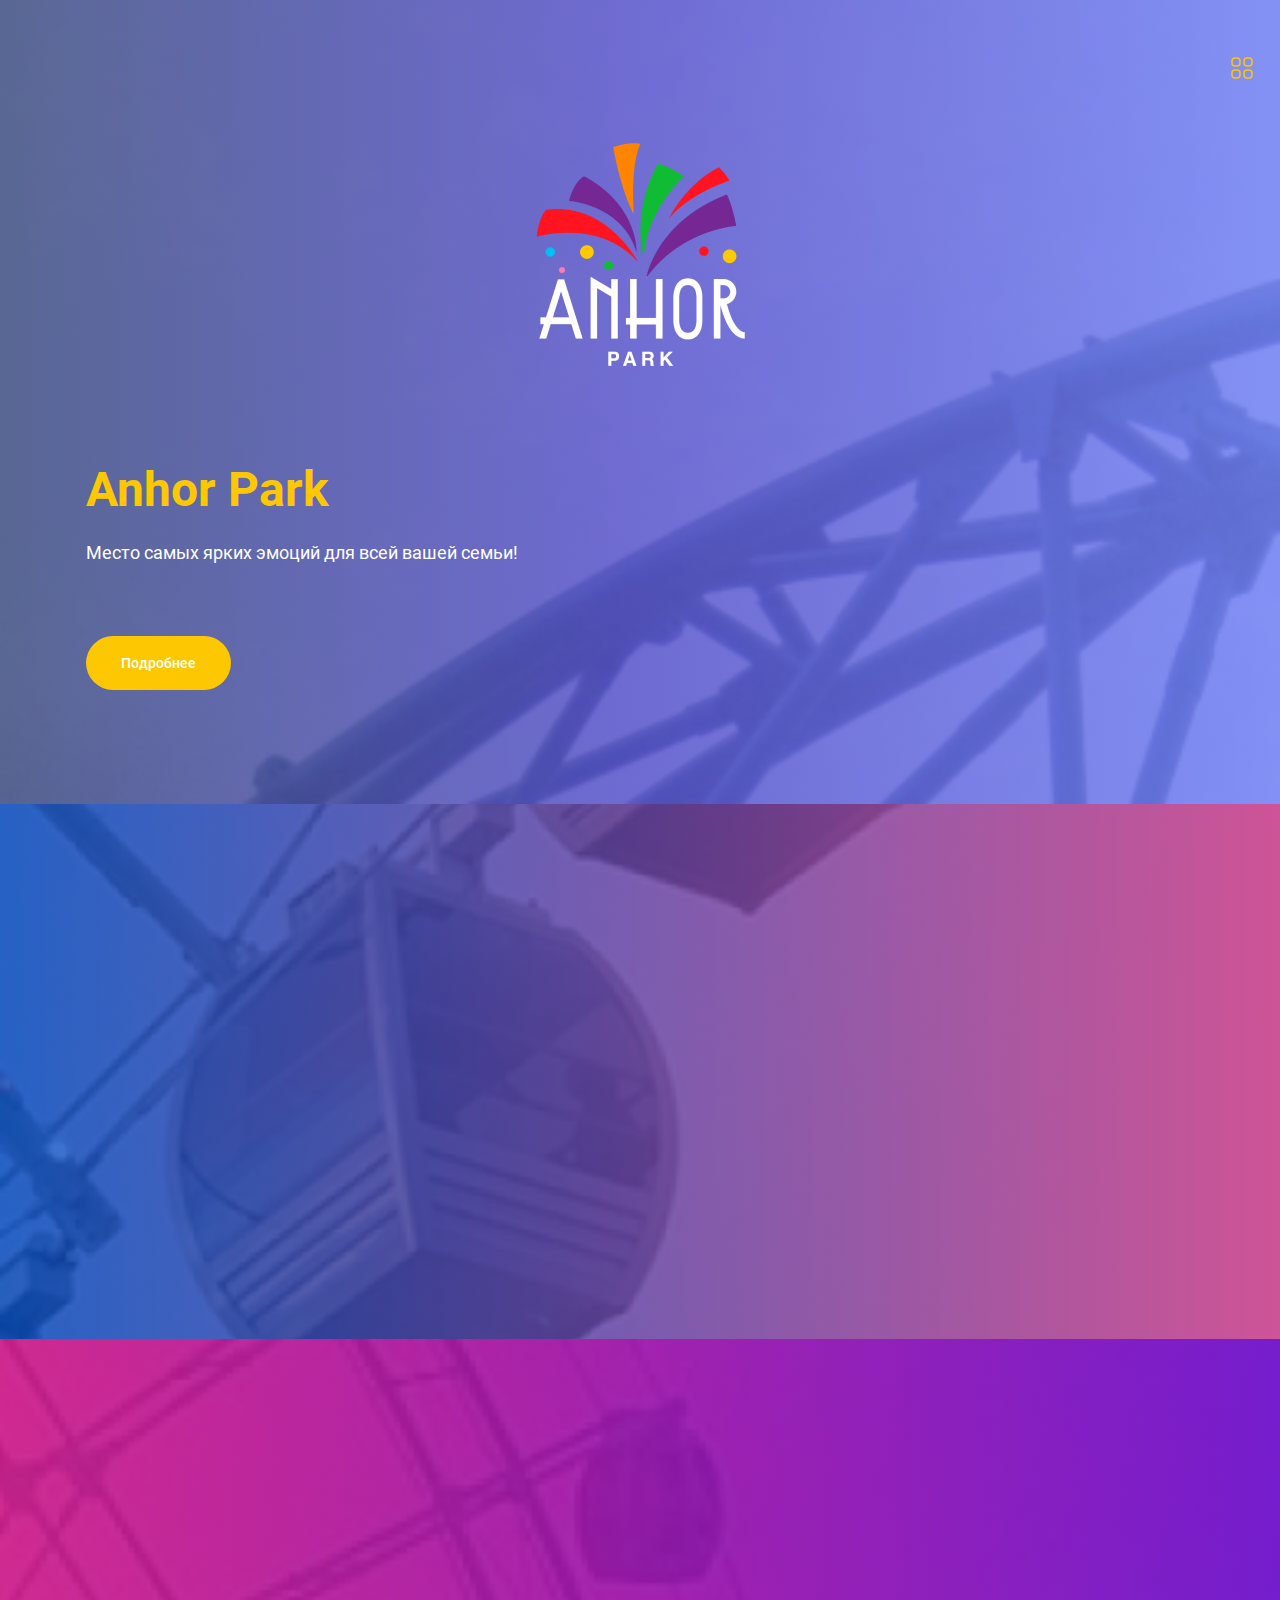
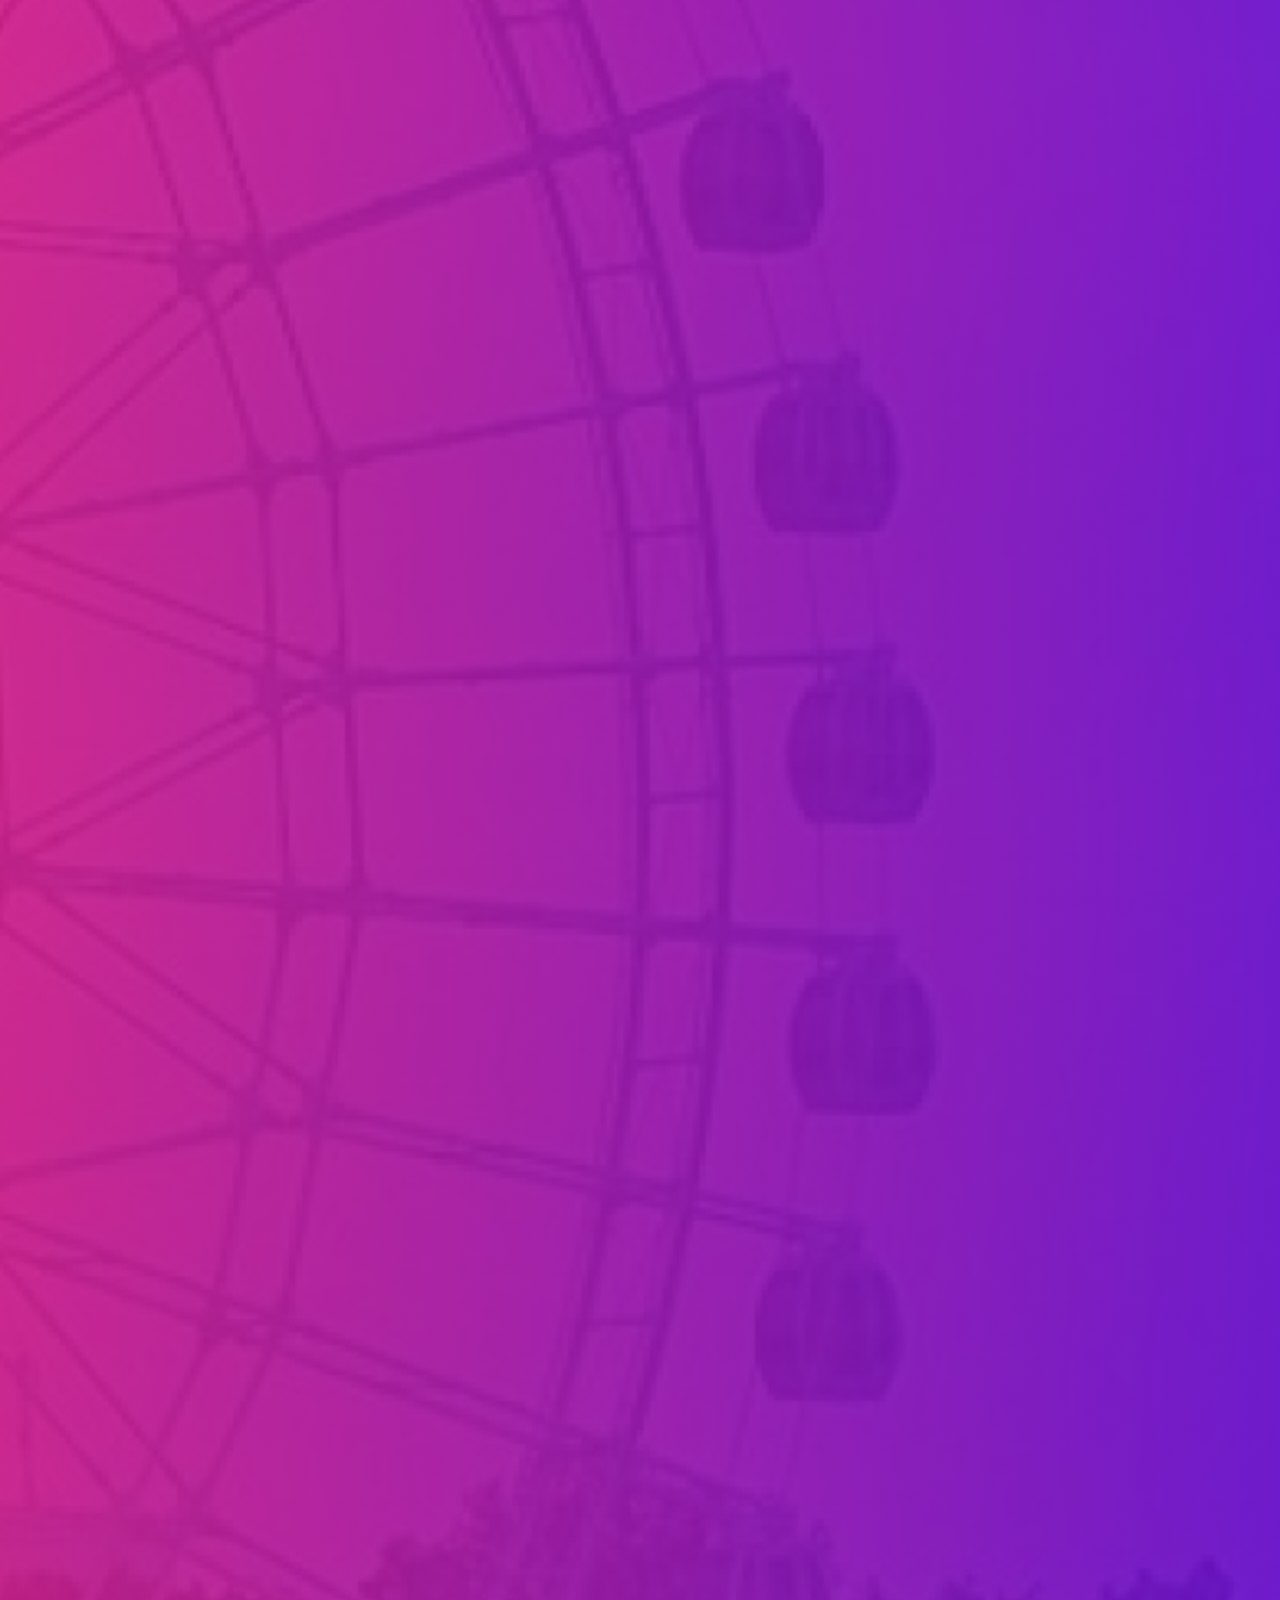
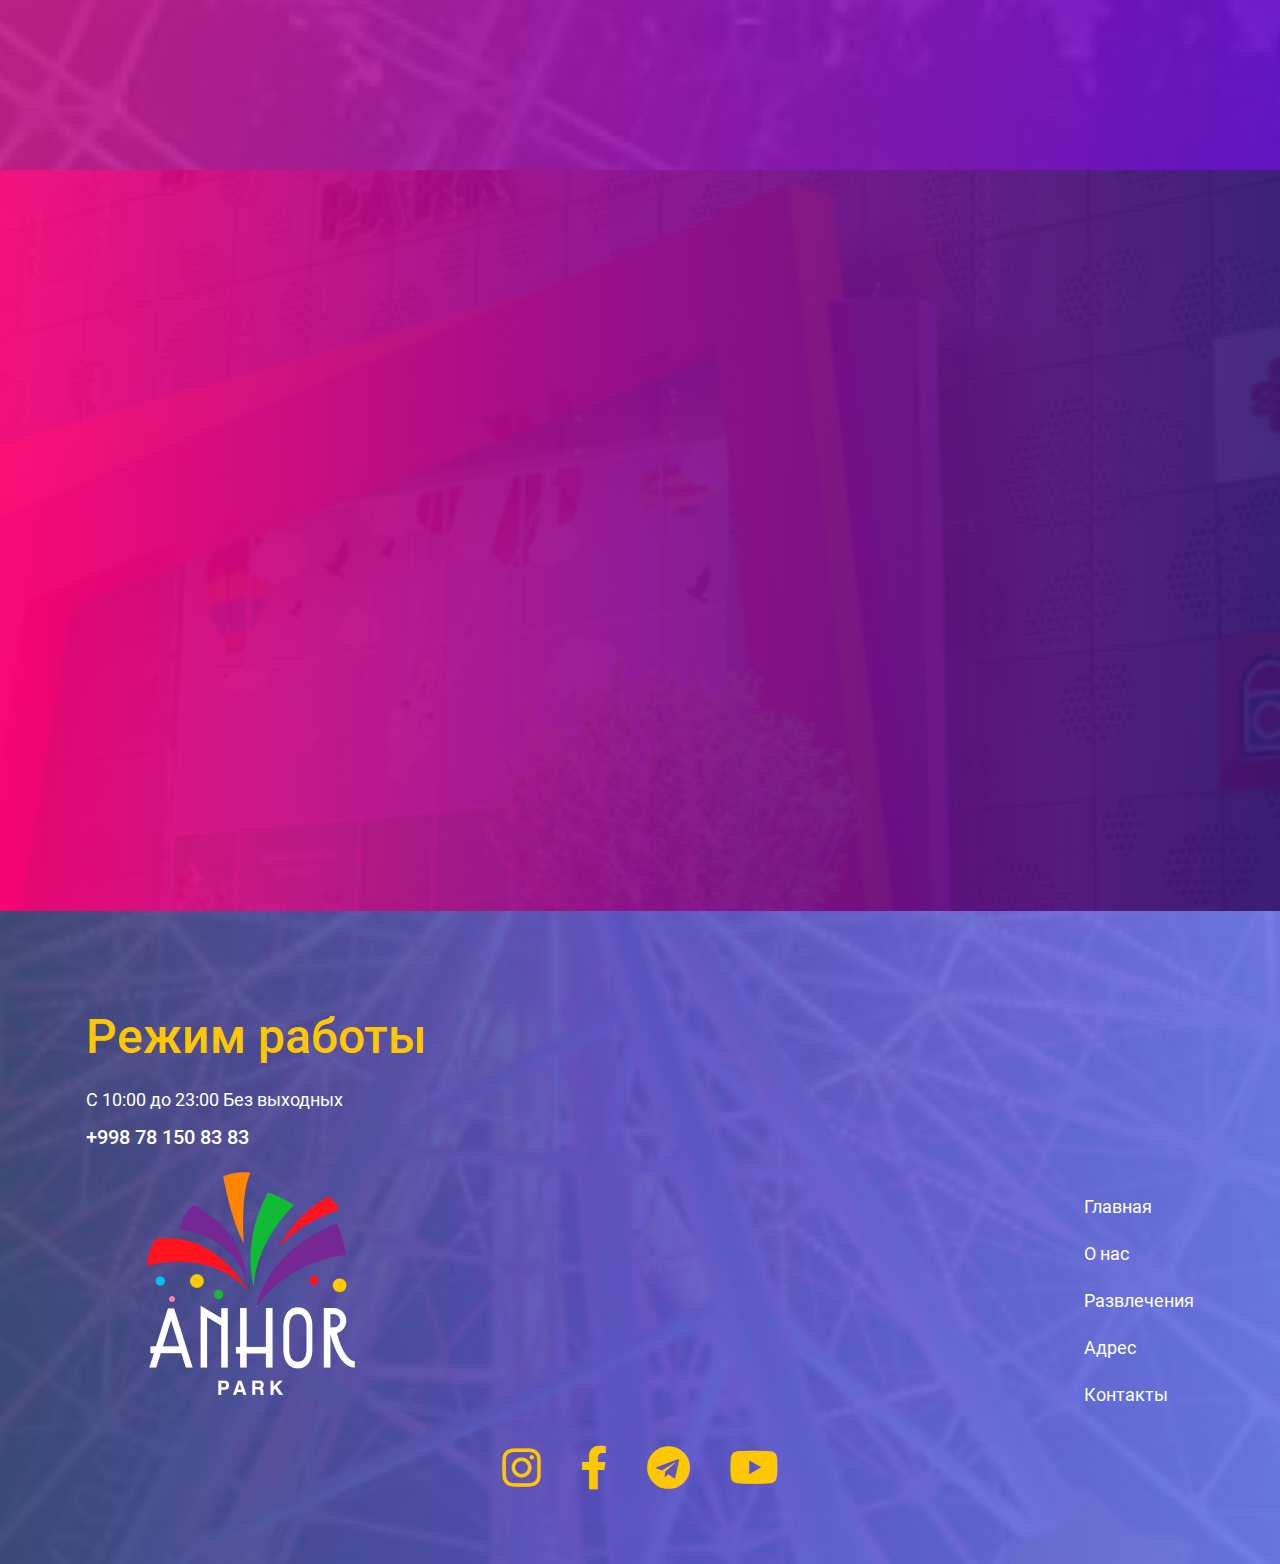
<file: index.html>
<!DOCTYPE html>
<html lang="en">
<head>
    <meta charset="UTF-8">
    <meta http-equiv="X-UA-Compatible" content="IE=edge">
    <meta name="viewport" content="width=device-width, initial-scale=1.0">
    <title>Anhor Park</title>
    <link rel="stylesheet" href="style/style.css">
    <link rel="stylesheet" href="style/media.css">
    <link href="libs/bootstrap.min.css" rel="stylesheet">
</head>
<body>
    <header class="header" id="header">
        <div class="container">
            <div class="header__content">
                <div class="header__content-nav">
                    <div class="header__content-navbar d-flex align-items-center">
                        <img src="images/Меню.svg" alt="" class="header__button">
                       <ul class="header__nav-list">
                        <div class="header__navbar-logo">
                            <img src="images/IMG_0004 1.png" alt="">
                        </div>
                           <li class="header__list-content">
                               <a href="#header" class="header__list-link">Главная</a>
                           </li>
                           <li class="header__list-content">
                               <a href="#about" class="header__list-link">О нас</a>
                           </li>
                           <li class="header__list-content">
                               <a href="#funs" class="header__list-link">Развлечения</a>
                           </li>
                           <li class="header__list-content">
                               <a href="#location" class="header__list-link">Адрес</a>
                           </li>
                           <li class="header__list-content">
                               <a href="#footer" class="header__list-link">Контакты</a>
                           </li>
                       </ul>
                    </div>
                    <div class="header__content-logo d-flex justify-content-center">
                        <img src="images/Лого.png" alt="" class="header__logo-img">
                    </div>
                </div>
                <div class="header__content-info">
                    <div class="header__info-title">
                        <h1 class="header__title-text">
                            Anhor Park
                        </h1>
                    </div>
                    <div class="header__info-text">
                        <h3 class="header__text-content">
                            Место самых ярких эмоций для
                            всей вашей семьи!
                        </h3>
                    </div>
                </div>
                <div class="header__content-button">
                    <a href="about.html" class="header__button-link">
                        Подробнее
                    </a>
                </div>
            </div>
        </div>
    </header>
    <main class="main">
            <div class="main__content">
                <section class="main__content-about" id="about">
                    <div class="container reveal fade-right">
                        <div class="main__about-title">
                            <h2 class="main__title-text">О нас</h2>
                        </div>
                        <div class="main__about-content">
                            <p class="main__about-text">
                                Парк Anhor - это комплекс захватывающих аттракционов для всей семьи
                            </p>
                            <p class="main__about-text">
                                Вы сможете посетить аттракционы, рассчитанные как на детей, так и на взрослых, представления магов, танцевальных
                                коллективов и многое другое
                            </p>
                            <p class="main__about-text">
                                Проведи незабываемый день в нашем парке и получи потрясающие впечатления!
                            </p>
                        </div>
                        <div class="main__about-button">
                            <a href="page.html" class="main__button-link">
                                Подробнее
                            </a>
                        </div>
                    </div>
                </section>
                <section class="main__content-funs" id="funs">
                    <div class="container reveal fade-left">
                    <div class="main__funs-title">
                        <h2 class="main__title-text">
                            Развлечения
                        </h2>
                    </div>
                        <div class="main__funs-content">
                            <p class="main__funs-text">
                                Выбор развлечений в парке огромен. Здесь каждый найдёт аттракцион себе по душе.
                            </p>
                        </div>
                        <div class="main__funs-cards">
                            <div class="main__cards-card">
                                <div class="main__cards-link">
                                    <a href="pricelist.html" class="main__card-button">
                                        Аттракционы
                                    </a>
                                </div>
                            </div>
                            <div class="main__cards-card">
                                <div class="main__cards-link" id="main__carting-link">
                                    <p  class="main__card-button">
                                        Картинг
                                    </p>
                                </div>
                                <div id="main__carting-about" class="main__carting-about">
                                    <div class="main__carting-title">
                                        <h2 class="main__title-text">
                                            Картинг в Анхор
                                        </h2>
                                    </div>
                                    <div class="main__carting-content d-block">
                                        <p class="main__carting-descr">
                                            Самым главным отличием парка Анхор Локомотив по праву считается картинг-центр «AXELON». Здесь расположена самая
                                            масштабная зона картинга на территории СНГ. По площади она занимает больше 12 тысячи квадратных метров, а длина
                                            уникальной гоночной трассы составляет 540 метров.
                                        </p>
                                        <p class="main__carting-descr">
                                            В автопарке можно найти как машины для начинающих, так и профессиональные картинги, детские машины и учебные модели. На
                                            сдвоенных машинах можно прокатиться с ребёнком или с инструктором, если вы впервые решили попробовать свои силы. Если же
                                            вы опытный водитель, вы можете принять участие в одном из состязаний, которые проводит клуб «AXELON».
                                        </p>
                                    </div>
                                </div>
                            </div>
                            <div class="main__cards-card">
                                <div class="main__cards-link">
                                    <p class="main__card-button">
                                        Кинотеатр
                                    </p>
                                </div>
                                <div class="main__cinema-about">
                                    <div class="main__cinema-title">
                                        <h2 class="main__title-text">
                                            Drive Cinema
                                        </h2>
                                    </div>
                                    <div class="main__cinema-content">
                                        <p class="main__cinema-descr">
                                            В Анхор парке имеется также кинотеатр, где вы сможете посмотреть кино и насладиться всей семьей
                                        </p>
                                        <p class="main__cinema-descr">
                                            Кинотеатр включает в себя 4 зала, два из них по 75 посадочных мест, два - по 70.
                                        </p>
                                    </div>
                                </div>
                            </div>
                            <div class="main__cards-card">
                                <div class="main__cards-link">
                                    <p class="main__card-button">
                                        Фудкорд
                                    </p>
                                </div>
                            <div class="main__food-about">
                                <div class="main__food-title">
                                    <h2 class="main__title-text">
                                        Фудкорд
                                    </h2>
                                </div>
                                <div class="main__food-content">
                                    <p class="main__food-descr">
                                        В Анхор парке вы никогда не останетесь голодным!
                                    </p>
                                    <p class="main__food-descr">
                                        Здесь же уютные кафе, где вы сможете насладиться фастфудом.
                                    </p>
                                </div>
                                <div class="main__food-brands">
                                    <img src="images/logo 1.png" alt="" class="main__food-img">
                                    <img src="images/logo_str77 1.png" alt="" class="main__food-img">
                                    <img src="images/Bellissimo_Pizza-01 1.png" alt="" class="main__food-img">
                                    <img src="images/wok-logo 1.png" alt="" class="main__food-img">
                                    <img src="images/68d30a9594728bc39aa24be94b319d21 1.png" alt="" class="main__food-img">
                                    <img src="images/fish_and_bread 1.png" alt="" class="main__food-img">
                                    <img src="images/0485034 1.png" alt="" class="main__food-img">
                                    <img src="images/stock-vector-pizza-delicious-food-logo-vector-1407129530 1.png" alt="" class="main__food-img">
                                    <img src="images/efendi 1.png" alt="" class="main__food-img">
                                    <img src="images/Без названия 1.png" alt="" class="main__food-img">
                                </div>
                            </div>
                        </div>
                        </div>
                    </div>
                </section>
                <section class="main__content-location" id="location">
                    <div class="container reveal fade-right">
                        <div class="main__location-title">
                            <h2 class="main__title-text">Адрес</h2>
                            <p class="main__location-text">Узбекистан, 100128<br>
                            Шайхантахурский район, ул. Лабзак, 12/1, Ташкент</p>
                        </div>
                    </div>
                    <iframe
                        src="https://www.google.com/maps/embed?pb=!1m18!1m12!1m3!1d2996.1108217011097!2d69.2661753152877!3d41.32820347926977!2m3!1f0!2f0!3f0!3m2!1i1024!2i768!4f13.1!3m3!1m2!1s0x38ae8b4167b07139%3A0x9635f7a7ce8bfd02!2z0J_QsNGA0Log0JDQvdGF0L7RgCDQm9C-0LrQvtC80L7RgtC40LI!5e0!3m2!1sru!2s!4v1646731885670!5m2!1sru!2s"
                        width="100%" height="450" style="border:0;" allowfullscreen="" loading="lazy"></iframe>
                </section>
            </div>
    </main>
    <footer class="footer" id="footer">
        <section class="footer__worktime">
            <div class="container">
                <div class="footer__worktime-title">
                    <h2 class="footer__title-text">
                        Режим работы
                    </h2>
                </div>
                <div class="footer__worktime-about">
                    <p class="footer__worktime-text">
                        С 10:00 до 23:00 Без выходных
                    </p>
                </div>
                <div class="footer__worktime-number">
                    <p class="footer__worktime-num">+998 78 150 83 83</p>
                </div>
            </div>
        </section>
        <section class="footer__content">
            <div class="container">
                <div class="footer__about  d-flex flex-wrap">
                    <div class="footer__content-logo">
                        <a href="index.html">
                            <img src="images/Лого footer.png" alt="" class="footer__logo-img">
                        </a>
                    </div>
                    <div class="footer__content-navbar d-flex align-items-center">
                        <div class="footer__content-navbar">
                            <ul class="footer__nav-list">
                                <li class="footer__list-content">
                                    <a href="#header" class="footer__list-link">Главная</a>
                                </li>
                                <li class="footer__list-content">
                                    <a href="#about" class="footer__list-link">О нас</a>
                                </li>
                                <li class="footer__list-content">
                                    <a href="#funs" class="footer__list-link">Развлечения</a>
                                </li>
                                <li class="footer__list-content">
                                    <a href="#location" class="footer__list-link">Адрес</a>
                                </li>
                                <li class="footer__list-content">
                                    <a href="#footer" class="footer__list-link">Контакты</a>
                                </li>
                            </ul>
                        </div>
                    </div>
                </div>
                <div class="footer__content-contacts d-flex justify-content-center">
                    <a href="https://instagram.com/anhorpark?utm_medium=copy_link"><span class="footer__contacts-inst fab"></span></a>
                    <a href="https://www.facebook.com/anhorpark/"><span class="footer__contacts-facebook fab"></span></a>
                    <a href="https://t.me/anhorlokomotivpark"><span class="footer__contacts-telegram fab"></span></a>
                    <a href="https://www.youtube.com/channel/UC3PrglGStddbmWL67OK8TEA"><span class="footer__contacts-youtube fab"></span></a>
                </div>
            </div>
        </section>
    </footer>
    <script src="script.js"></script>
    <script src="https://cdn.jsdelivr.net/npm/bootstrap@5.1.3/dist/js/bootstrap.bundle.min.js"
    integrity="sha384-ka7Sk0Gln4gmtz2MlQnikT1wXgYsOg+OMhuP+IlRH9sENBO0LRn5q+8nbTov4+1p"
    crossorigin="anonymous"></script>
    <script src="https://ajax.googleapis.com/ajax/libs/jquery/2.1.1/jquery.min.js"></script>
    <script>
        $('.header__button').on('click', function () {
        $('.header__nav-list').toggleClass('block-active');
        });
    </script>
</body>
</html>




























                <!-- <div class="header__content-dropdown d-flex justify-content-end dropdown">
                                    <button class="header__dropdown-button btn btn-secondary dropdown-toggle" type="button" id="dropdownMenuButton1" data-bs-toggle="dropdown"
                                        aria-expanded="false">
                                        <img src="images/Меню.svg" alt="" class="header__dropdown-img">
                                    </button>
                                    <ul class="header__dropdown-items dropdown-menu" aria-labelledby="dropdownMenuLink">
                                        <li>
                                            <a class="header__dropdown-img dropdown-item" href="#">
                                                <img src="images/IMG_0004 1.png" alt="" class="header__dropdown-png">
                                            </a>
                                        </li>
                                        <div class="header__dropdown-content">
                                            <li><a class="header__dropdown-item dropdown-item" href="#">Главная</a></li>
                                            <li><a class="header__dropdown-item dropdown-item" href="#">О нас</a></li>
                                            <li><a class="header__dropdown-item dropdown-item" href="#">Развлечения</a></li>
                                            <li><a class="header__dropdown-item dropdown-item" href="#">Адрес</a></li>
                                            <li><a class="header__dropdown-item dropdown-item" href="#">Контакты</a></li>
                                        </div>
                                    </ul>
                                </div> -->

                            <!-- <nav class="navbar navbar-expand-lg">
                                <a class="navbar-brand" href="#"></a>
                                <button class="navbar-toggler" type="button" data-bs-toggle="collapse" data-bs-target="#navbarNav"
                                    aria-controls="navbarNav" aria-expanded="false" aria-label="Toggle navigation">
                                    <span class="navbar-toggler-icon"><img src="images/Меню.svg" alt="" class="header__nav-icon"></span>
                                </button>
                                <div class="collapse navbar-collapse" id="navbarNav">
                                    <ul class="navbar-nav navbar-light">
                                        <li class="nav-item">
                                            <a class="nav-link active" aria-current="page" href="#">Главная</a>
                                        </li>
                                        <li class="nav-item">
                                            <a class="nav-link" href="#">О нас</a>
                                        </li>
                                        <li class="nav-item">
                                            <a class="nav-link" href="#">Развлечения</a>
                                        </li>
                                        <li class="nav-item">
                                            <a class="nav-link">Адрес</a>
                                        </li>
                                        <li class="nav-item">
                                            <a class="nav-link">Контакты</a>
                                        </li>
                                    </ul>
                                </div>
                            </nav> -->
</file>
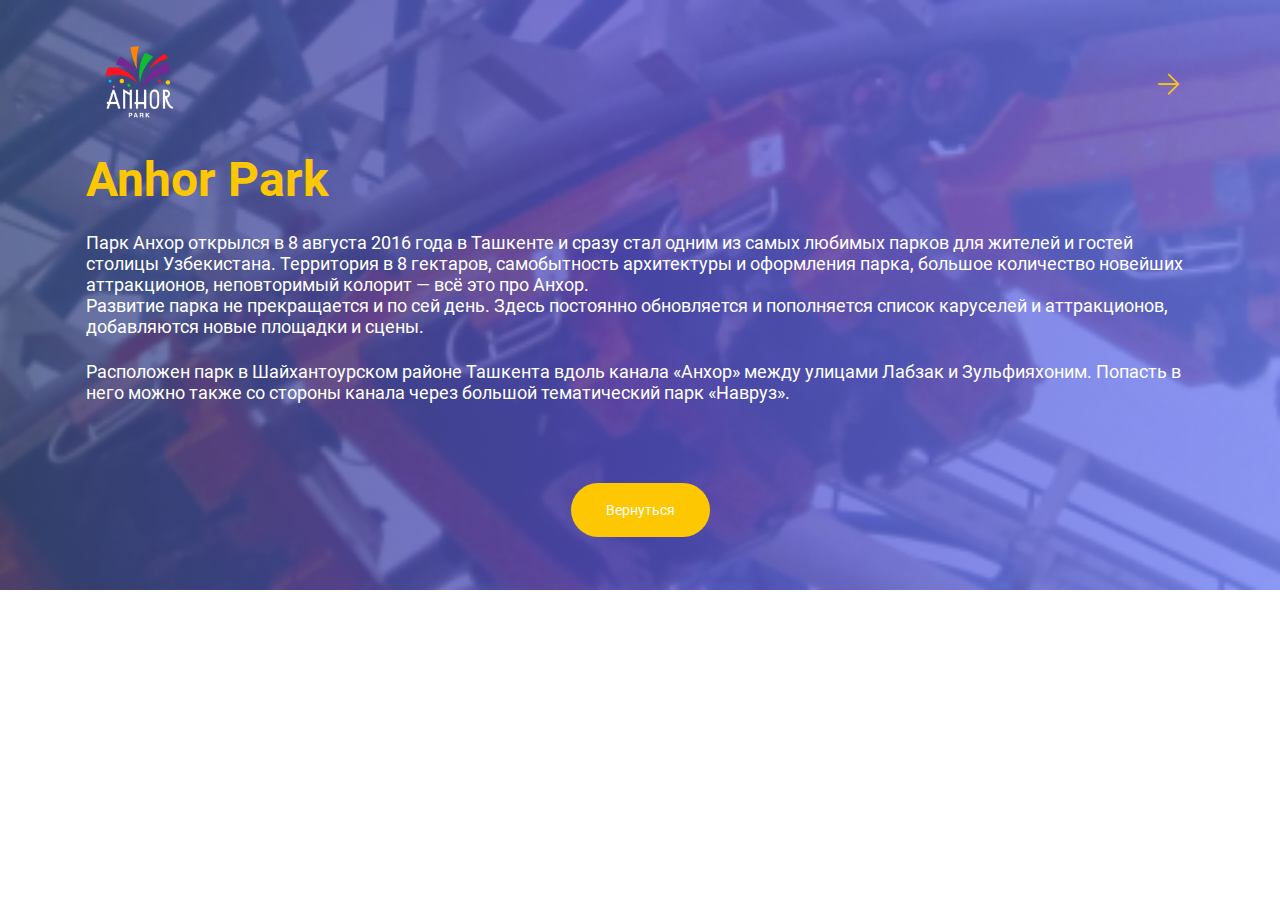
<file: about.html>
<!DOCTYPE html>
<html lang="en">

<head>
    <meta charset="UTF-8">
    <meta http-equiv="X-UA-Compatible" content="IE=edge">
    <meta name="viewport" content="width=device-width, initial-scale=1.0">
    <title>Anhor Park</title>
    <link rel="stylesheet" href="style/style.css">
    <link rel="stylesheet" href="style/media.css">
    <link href="libs/bootstrap.min.css" rel="stylesheet">
</head>

<body>
    <main class="about__main">
        <div class="container">
            <div class="about__links d-flex justify-content-between">
                <div class="about__links-logo">
                    <img src="images/Лого.png" alt="" class="about__main-logo">
                </div>
                <div class="about__links-icons">
                    <a href="index.html"><span class="about__main-icon fal"></span></a>
                </div>
            </div>
            <h1 class="about__main-title">
                Anhor Park
            </h1>
            <div class="about__main-content">
                <p class="about__content-text">
                    Парк Анхор открылся в 8 августа 2016 года в Ташкенте и сразу стал одним из самых любимых парков для
                    жителей и гостей
                    столицы Узбекистана. Территория в 8 гектаров, самобытность архитектуры и оформления парка, большое
                    количество новейших
                    аттракционов, неповторимый колорит — всё это про Анхор.<br>
                    Развитие парка не прекращается и по сей день. Здесь постоянно обновляется и пополняется список
                    каруселей и аттракционов,
                    добавляются новые площадки и сцены.
                </p>
                <p class="about__content-text">
                    Расположен парк в Шайхантоурском районе Ташкента вдоль канала «Анхор» между улицами Лабзак и
                    Зульфияхоним. Попасть в
                    него можно также со стороны канала через большой тематический парк «Навруз».
                </p>
            </div>
            <div class="about__main-back">
                <a href="index.html" class="about__main-button">Вернуться</a>
            </div>
        </div>
    </main>
    <script src="script.js"></script>
    <script src="https://cdn.jsdelivr.net/npm/bootstrap@5.1.3/dist/js/bootstrap.bundle.min.js"
        integrity="sha384-ka7Sk0Gln4gmtz2MlQnikT1wXgYsOg+OMhuP+IlRH9sENBO0LRn5q+8nbTov4+1p"
        crossorigin="anonymous"></script>
</body>

</html>
</file>
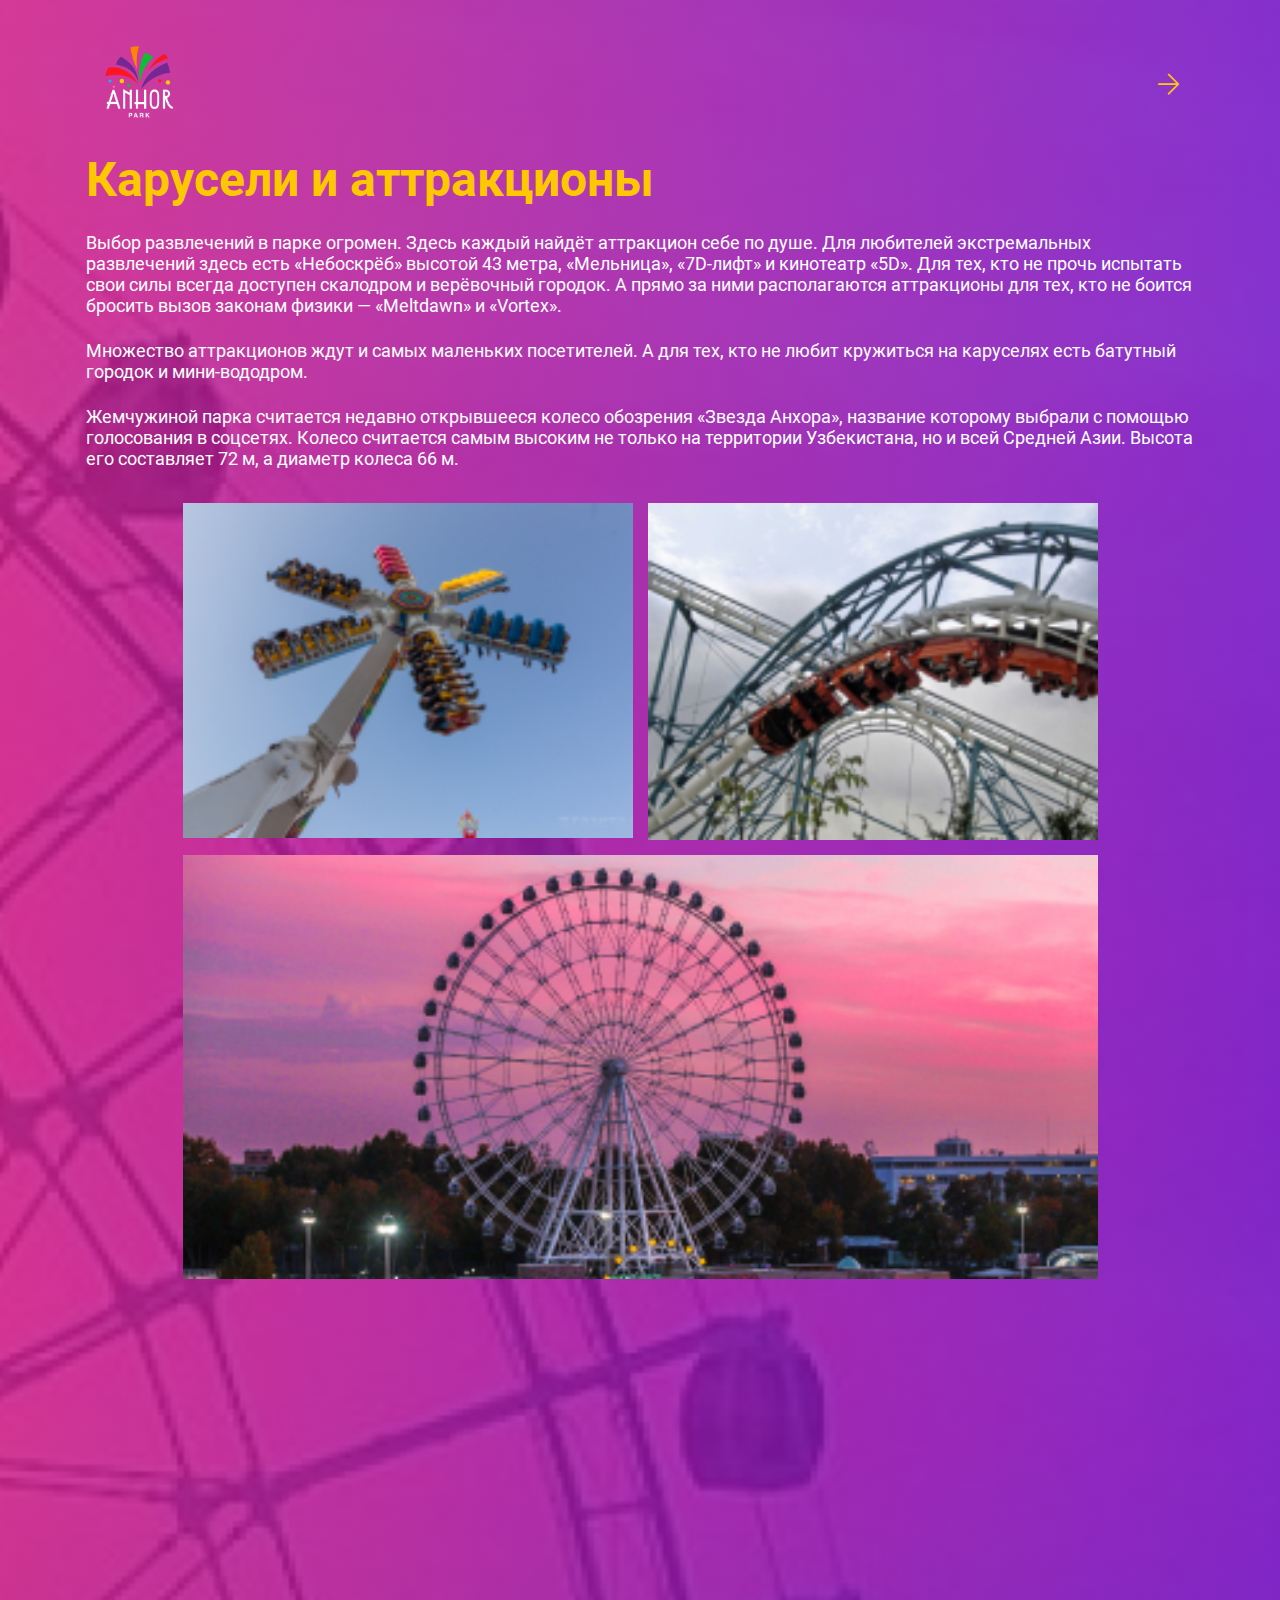
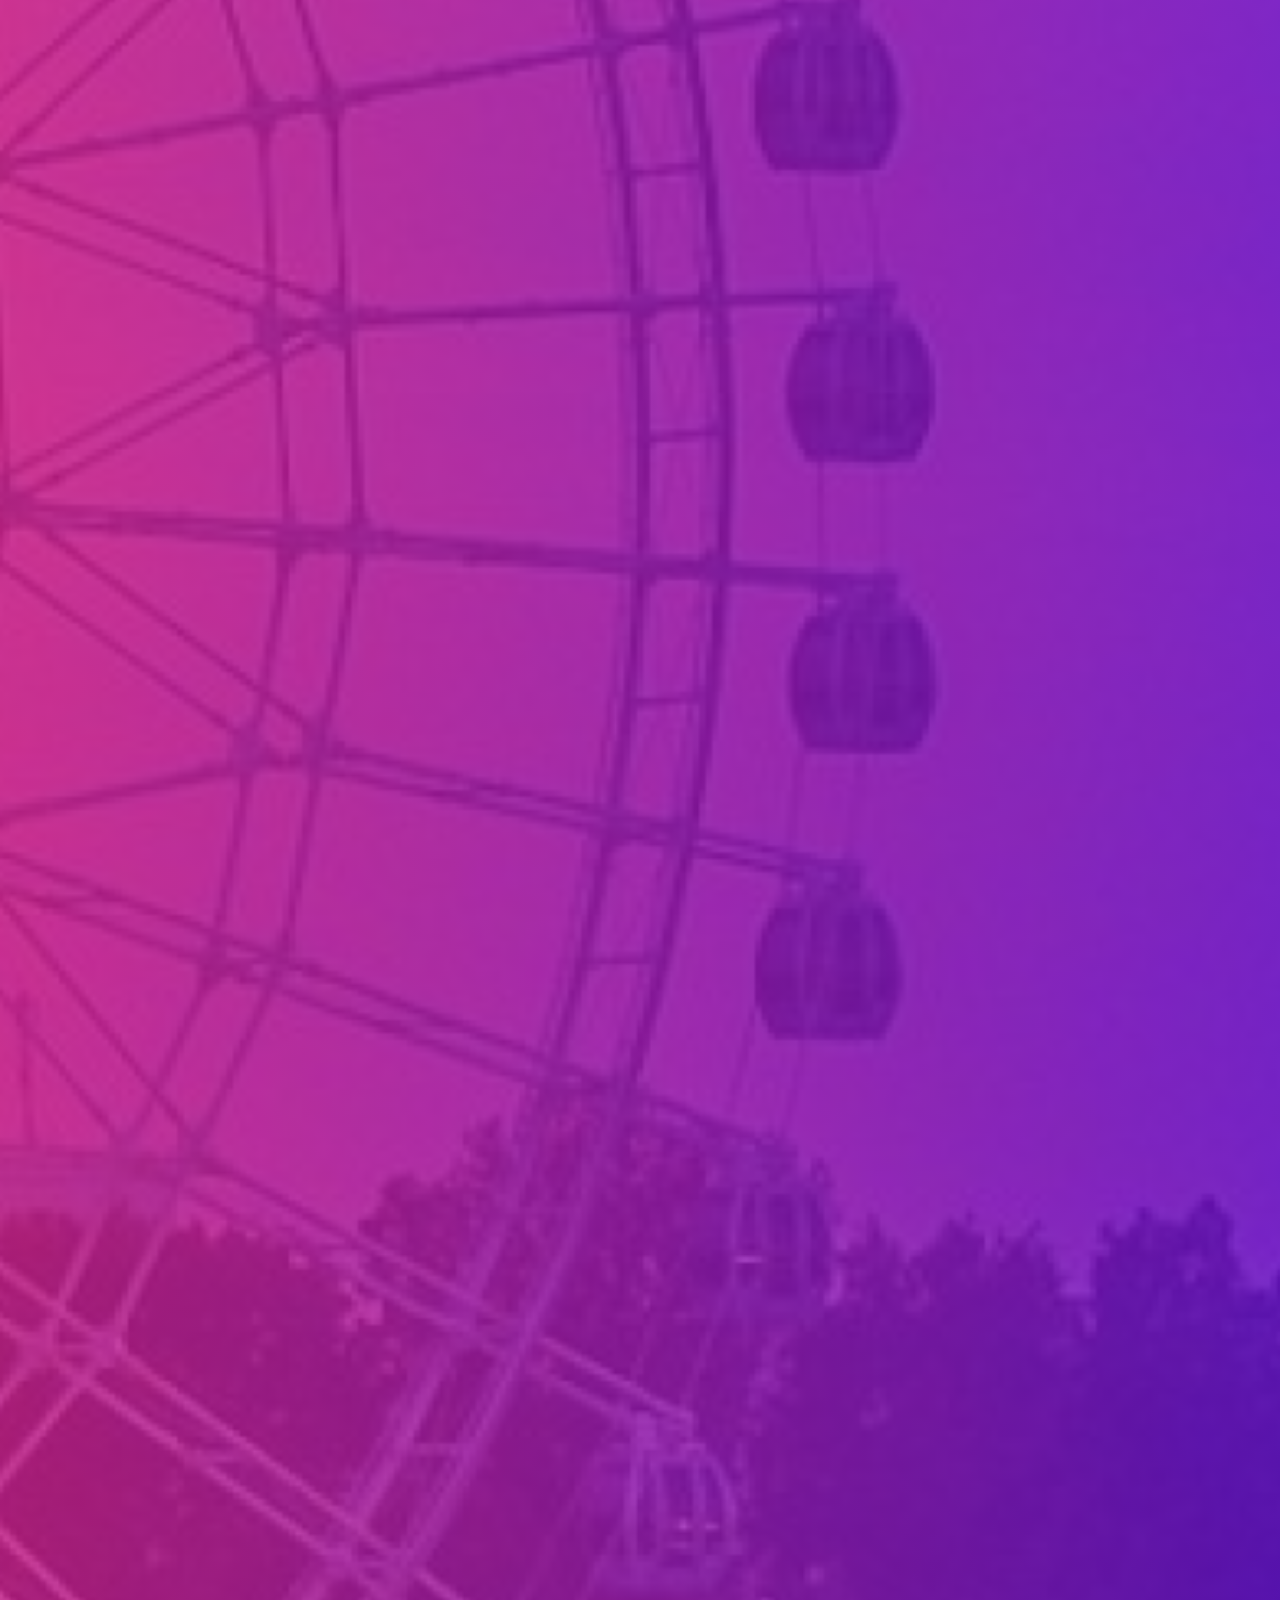
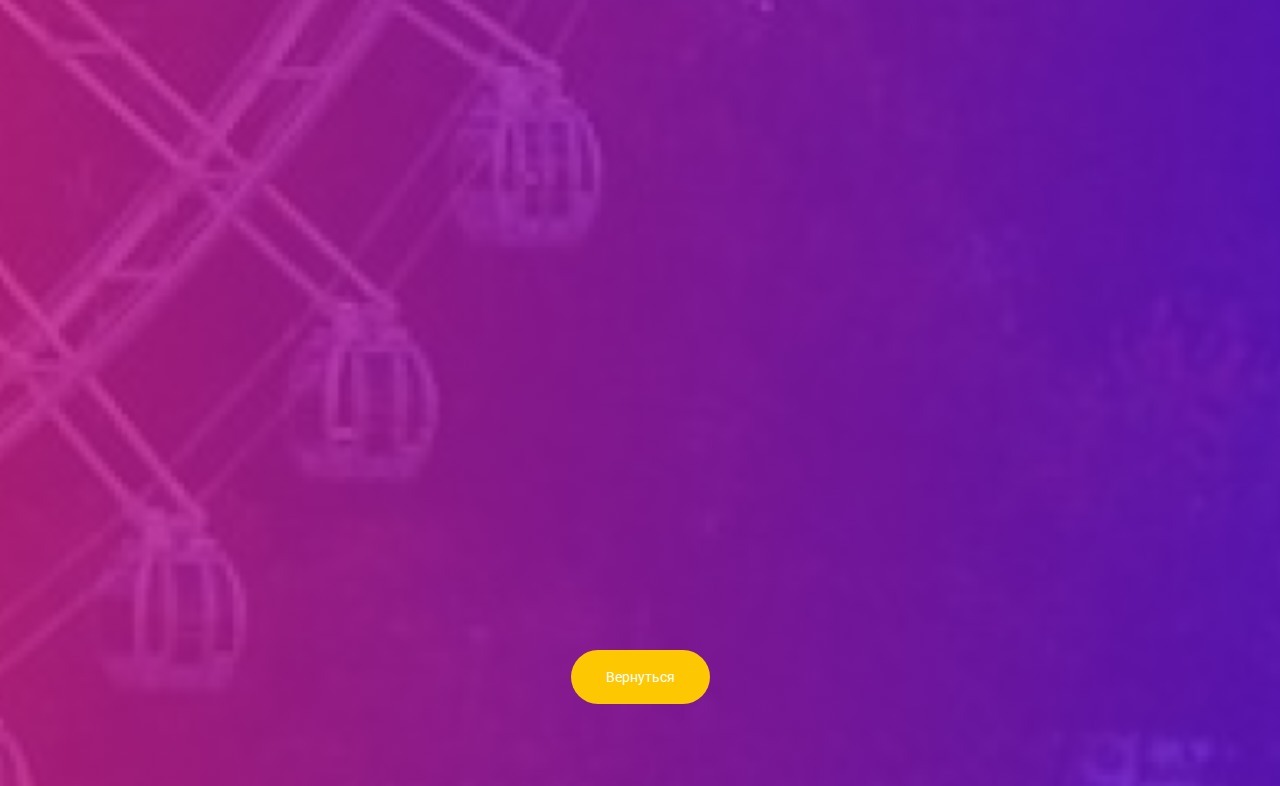
<file: page.html>
<!DOCTYPE html>
<html lang="en">
<head>
    <meta charset="UTF-8">
    <meta http-equiv="X-UA-Compatible" content="IE=edge">
    <meta name="viewport" content="width=device-width, initial-scale=1.0">
    <title>Anhor Park</title>
    <link rel="stylesheet" href="style/style.css">
    <link rel="stylesheet" href="style/media.css">
    <link href="libs/bootstrap.min.css" rel="stylesheet">
</head>
<body>
    <main class="info__main">
        <div class="container">
            <div class="info__links d-flex justify-content-between">
                <div class="info__links-logo">
                    <img src="images/Лого.png" alt="" class="info__main-logo">
                </div>
                <div class="info__links-icons">
                    <a href="index.html"><span class="info__main-icon fal"></span></a>
                </div>
            </div>
            <section class="info__funs">
                <h1 class="info__main-title">
                    Карусели и аттракционы
                </h1>
                <div class="info__main-content">
                    <p class="info__content-text">
                        Выбор развлечений в парке огромен. Здесь каждый найдёт аттракцион себе по душе. Для любителей экстремальных развлечений
                        здесь есть «Небоскрёб» высотой 43 метра, «Мельница», «7D-лифт» и кинотеатр «5D». Для тех, кто не прочь испытать свои
                        силы всегда доступен скалодром и верёвочный городок. А прямо за ними располагаются аттракционы для тех, кто не боится
                        бросить вызов законам физики — «Meltdawn» и «Vortex».
                    </p>
                    <p class="info__content-text">
                        Множество аттракционов ждут и самых маленьких посетителей. А для тех, кто не любит кружиться на каруселях есть батутный
                        городок и мини-вододром.
                    </p>
                    <p class="info__content-text">
                        Жемчужиной парка считается недавно открывшееся колесо обозрения «Звезда Анхора», название которому выбрали с помощью
                        голосования в соцсетях. Колесо считается самым высоким не только на территории Узбекистана, но и всей Средней Азии.
                        Высота его составляет 72 м, а диаметр колеса 66 м.
                    </p>
                </div>

                <div class="info__funs-images">
                    <img src="images/v7JvOY14707471394392_l 1.png" alt="" class="info__images-img">
                    <img src="images/Американские_горки_1_watermarked 1.png" alt="" class="info__images-img">
                    <img src="images/tild3338-3161-4231-b234-383935383336__lrm_export_732936639 1.png" alt="" class="info__images-img">
                </div>
            </section>
            <section class="info__icearea reveal fade-left">
                <h1 class="info__main-title">
                    Каток
                </h1>
                <div class="info__main-content">
                    <p class="info__content-text">
                        Совсем недавно в парке Anhor Lokomotiv открылся каток Ice Rink. Для Ташкента это один из первых натуральных катков,
                        который работает круглый год без выходных и праздников. 800 кв.м катка позволяют с размахом прокатиться не только
                        любителям, но и профессионалам, а для тех, кто только начинает учиться езде на коньках есть туторы — дельфинчики,
                        которые помогут новичку удержаться на ногах. Каток находится на крытой площадке, потому готов принимать гостей даже в
                        самые жаркие летние дни.
                    </p>
                </div>
                <div class="info__icearea-images">
                    <img src="images/0162661_b 1.png" alt="" class="info__icearea-img">
                </div>
            </section>
            <section class="info__quests reveal fade-left">
                <h1 class="info__main-title">
                    Квесты и виртуальная реальность
                </h1>
                <div class="info__main-content">
                    <p class="info__content-text">
                        В игровом центре «ENTER», расположенном на территории парка найдут для себя развлечения любители квестов в виртуальной
                        реальности. На втором этаже центра расположены игровые автоматы, интерактивные игры. Здесь же и детский центр со
                        множеством аттракционов. А для именинников, которые посещают парк в день своего рождения, администрация парка
                        приготовила специальные призы.
                    </p>
                </div>
                <div class="info__quests-images">
                    <img src="images/0493652_b 1.png" alt="" class="info__quests-img">
                </div>
            </section>
            <section class="info__wonders reveal fade-left">
                <h1 class="info__main-title">
                    Семь чудес Узбекистана
                </h1>
                <div class="info__main-content">
                    <p class="info__content-text">
                        Аттракционы и карусели — это далеко не всё, чем парк удивляет своих посетителей. Создатели парка установили на
                        территории парка макеты семи выдающихся архитектурных памятников Узбекистана. Здесь можно встретить телебашню Ташкента,
                        копию столичного музея Темуридов, знаменитые в Хиве минарет Калта Минор и бухарский минарет Калян, самаркандское медресе
                        Шердор, мемориальный комплекс Бабура в Андижане и символ Ташкента — куранты. А ещё здесь можно найти точную копию
                        знаменитого скоростного электропоезда «Афросиаб», внутри которого находится кафе.
                    </p>
                </div>
            </section>
            <section class="info__another reveal fade-left">
                <h1 class="info__main-title">
                    Другие развлечения
                </h1>
                <div class="info__main-content">
                    <p class="info__content-text">
                        На территории парка расположен большой искусственный водоём, по которому можно покататься на катамаранах или лодках. А
                        можно просто пройтись над водоёмом по пешеходному мосту. Вечером приятно посидеть около большого музыкального фонтана с
                        разноцветной подсветкой. Кстати, высота фонтана может достигать 50 метров.
                        <br> 
                        <br>
                        Множество кафе не даст посетителям оставаться голодными или мучиться от жажды в жаркое летнее время.
                    </p>
                    <p class="info__content-text">
                        Летний театр на 320 мест зарекомендовал себя отличной площадкой для выступлений местных звёзд. Кроме него на территории
                        парка устанавливаются и другие концертные площадки, на которые постоянно проходят тематические культурные мероприятия.
                    </p>
                    <p class="info__content-text">
                        В парке Анхор Локомотив всегда что-то происходит. Здесь проводятся выставки собак, слёты байкеров, всевозможные
                        мастер-классы для гостей любого возраста. Для многих исполнителей Узбекистана парк стал одной из любимых концертных
                        площадок.
                        <br> 
                        <br>
                        Не забывают в парке и о культурном наследии. Здесь проходят фестивали народных инструментов, с размахом отмечают
                        национальные праздники.
                    </p>
                </div>
            </section>
            <section class="info__price reveal fade-left">
                <h1 class="info__main-title">
                    Цены на аттракционы
                </h1>
                <div class="info__main-content">
                    <p class="info__content-text">
                        Стоимость билета на Колесо обозрения: 15000 сум, VIP кабинка 25000 сум.
                        Детские карусели стоят от 5000 сум. Взрослые аттракционы от 15000 сум.
                        <br>
                        <br>
                        Цена на картинг начинаются от 60000 сум за заезд. У клуба есть три вида клубных карт, скидки по которым составляют 10,
                        20 и 30%.
                    </p>
                </div>
            </section>
        </div>
        <div class="info__main-back">
            <a href="index.html" class="info__main-button">Вернуться</a>
        </div>
    </main>
    <script src="script.js"></script>
    <script src="https://cdn.jsdelivr.net/npm/bootstrap@5.1.3/dist/js/bootstrap.bundle.min.js"
        integrity="sha384-ka7Sk0Gln4gmtz2MlQnikT1wXgYsOg+OMhuP+IlRH9sENBO0LRn5q+8nbTov4+1p"
        crossorigin="anonymous"></script>
</body>

</html>
</file>
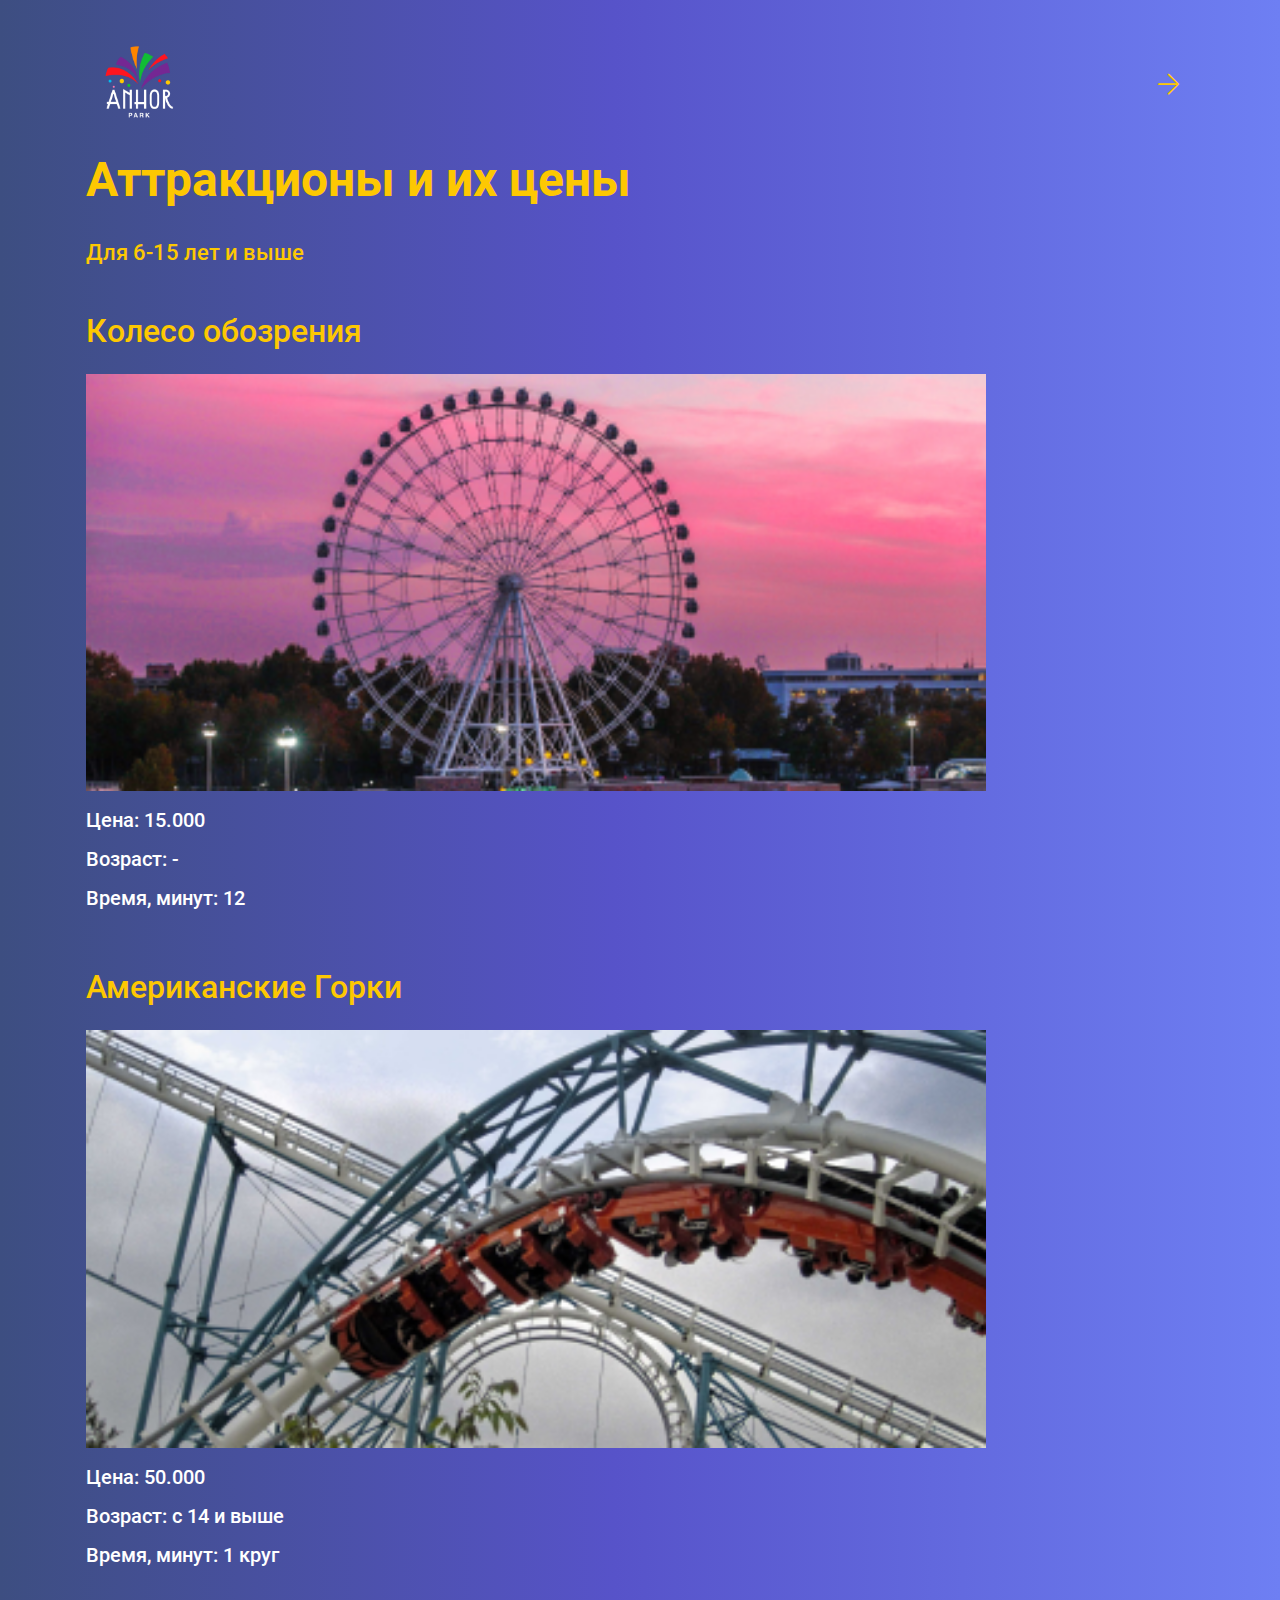
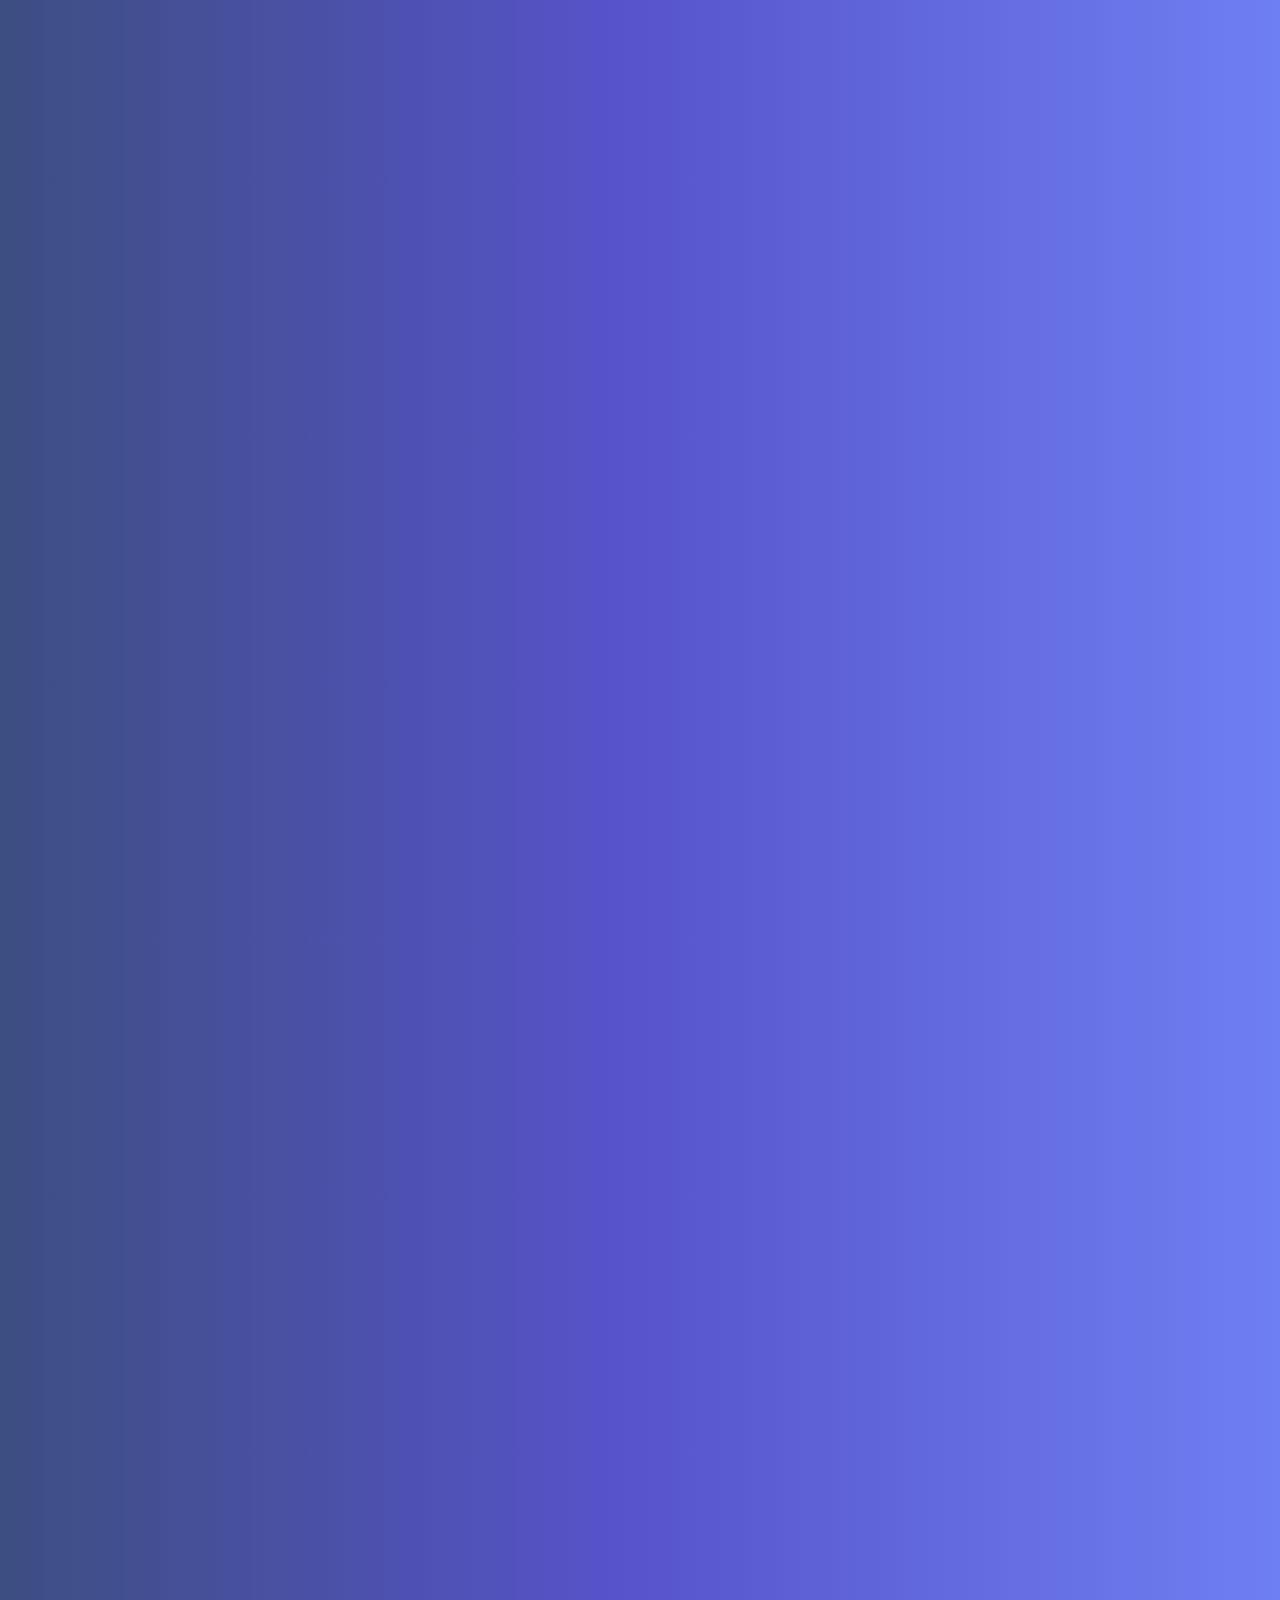
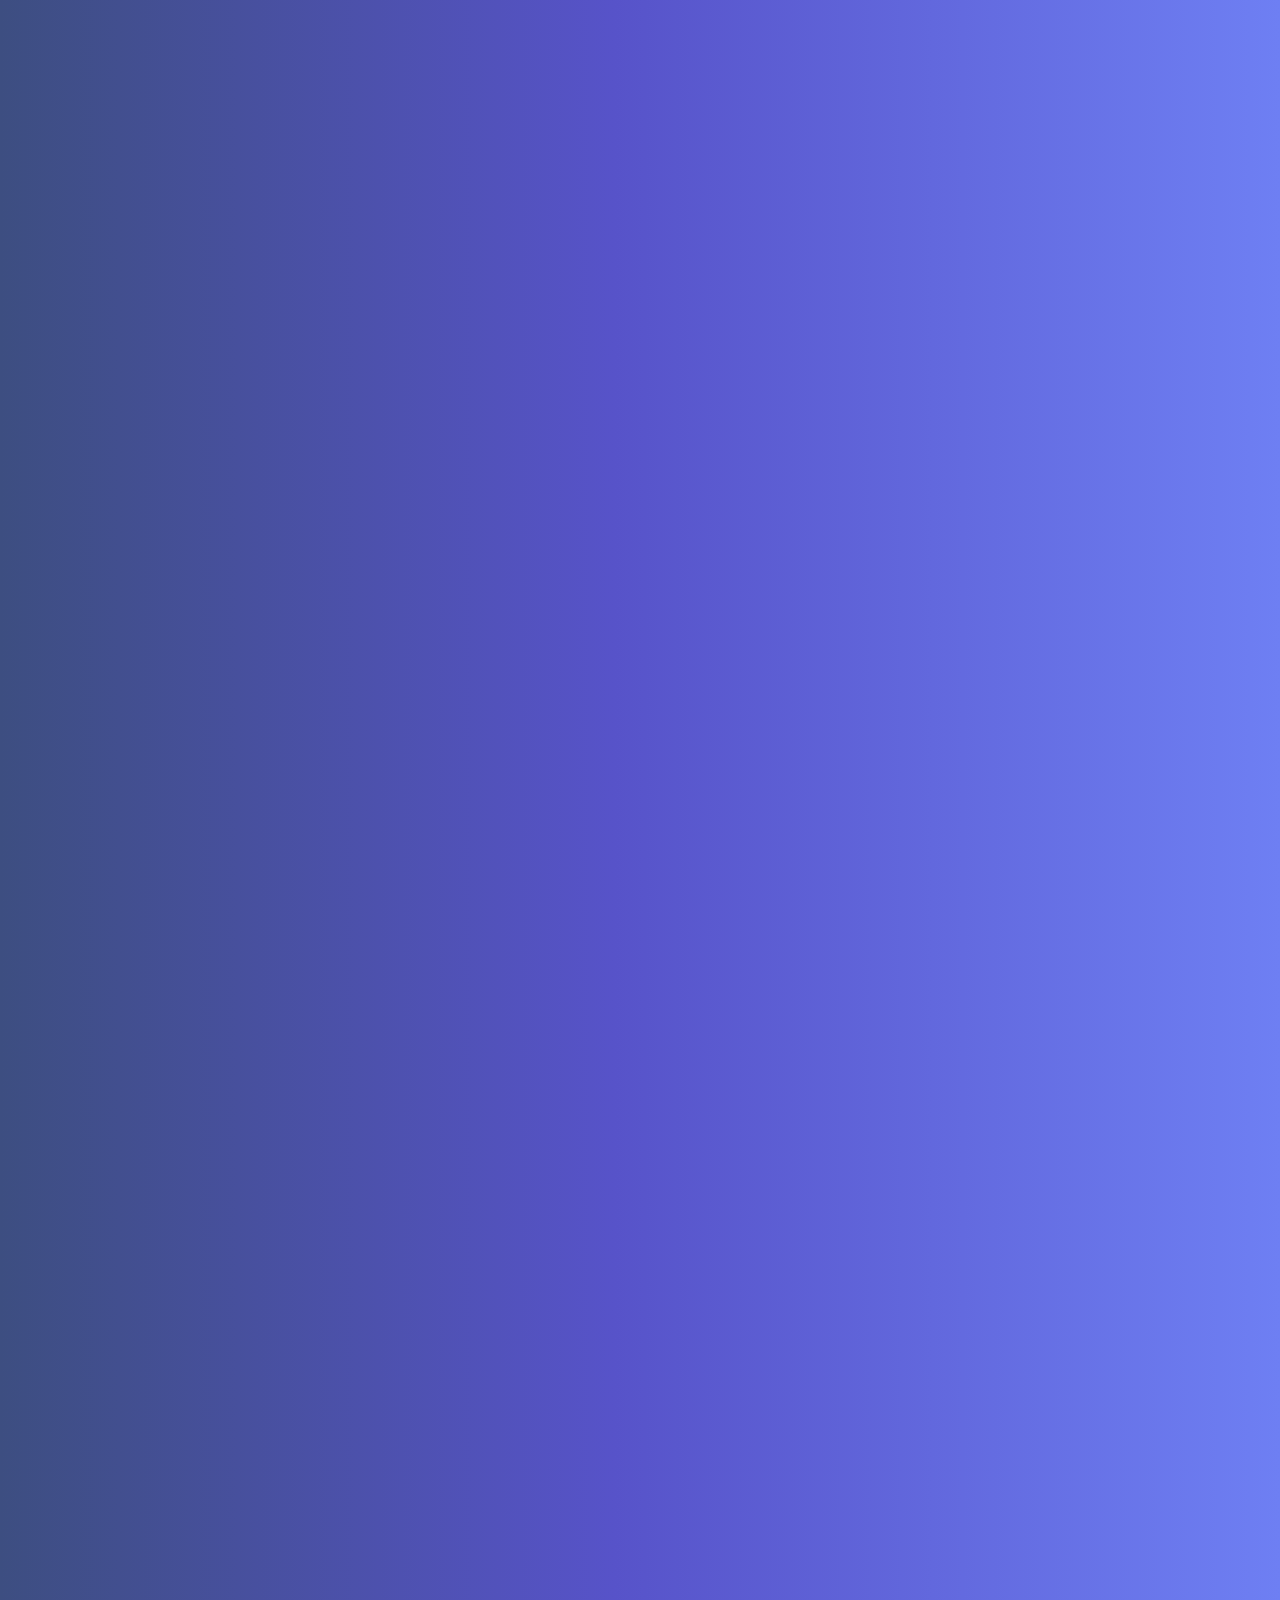
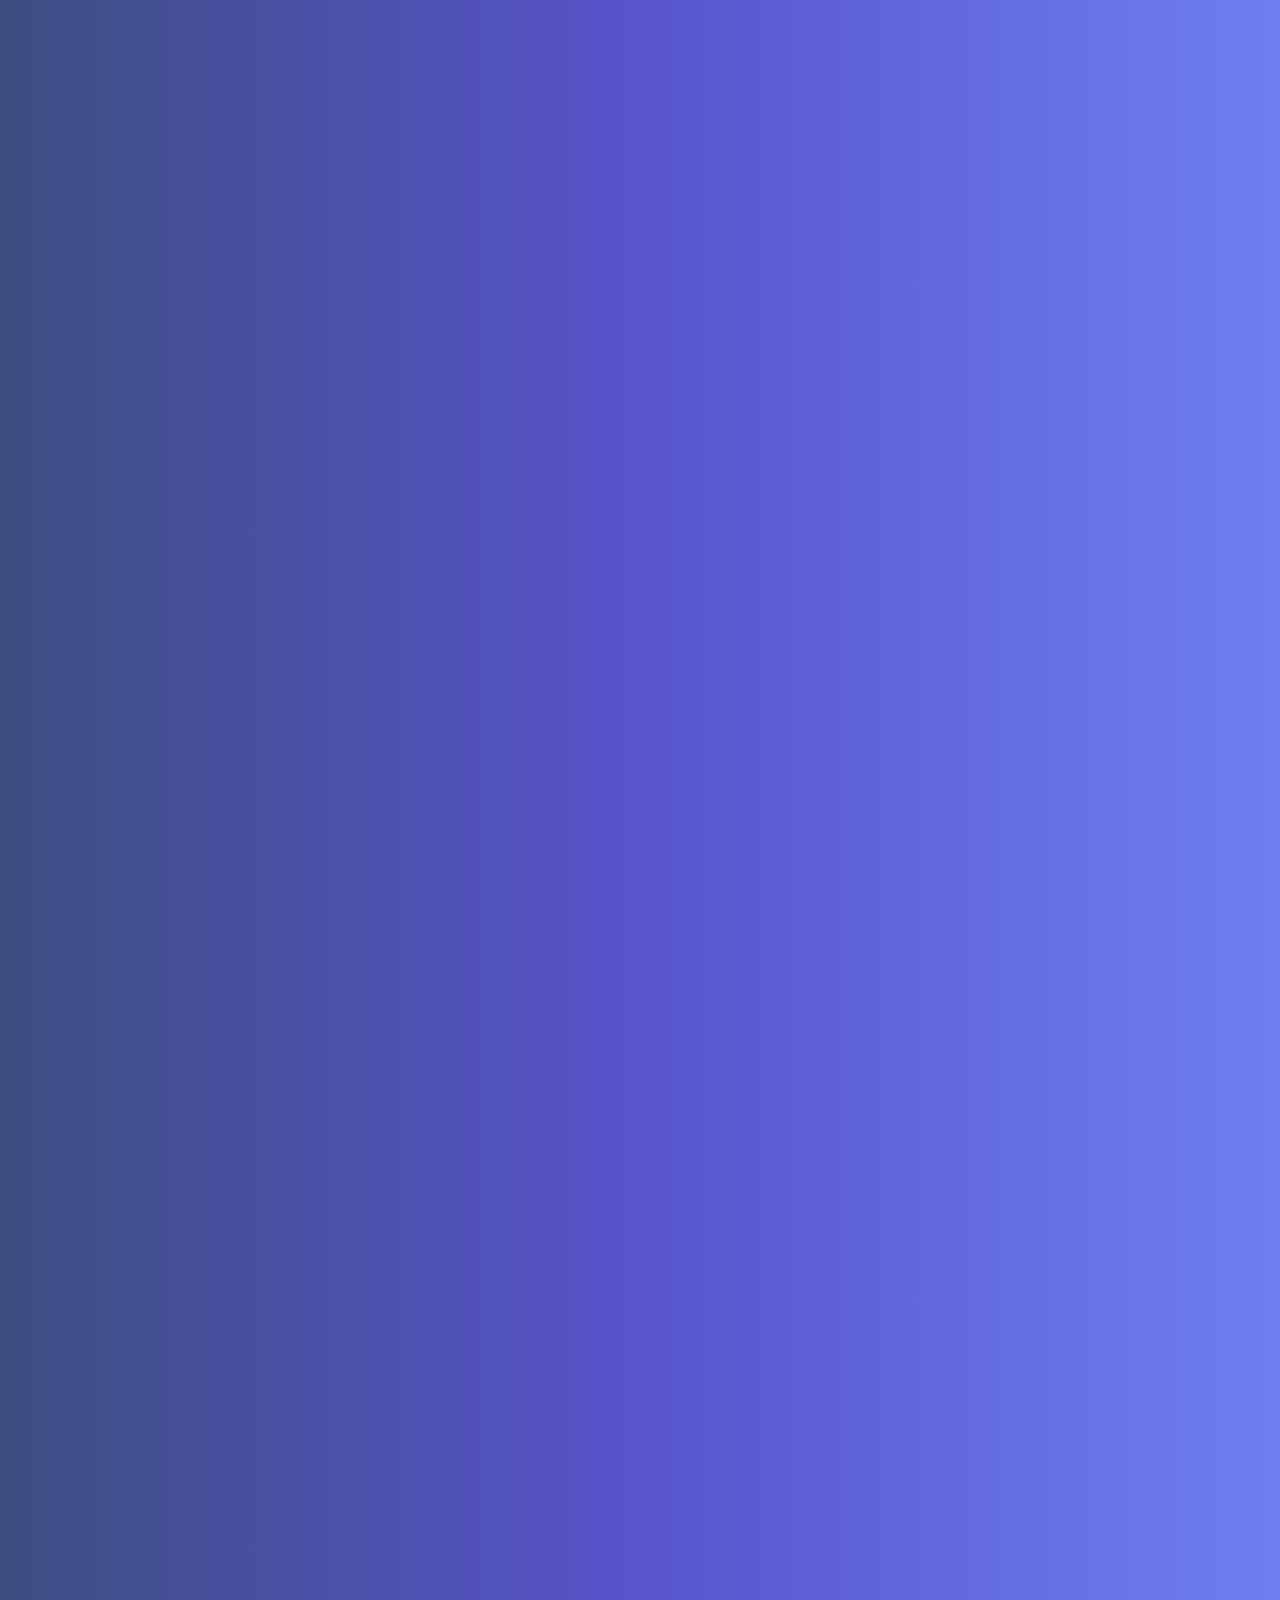
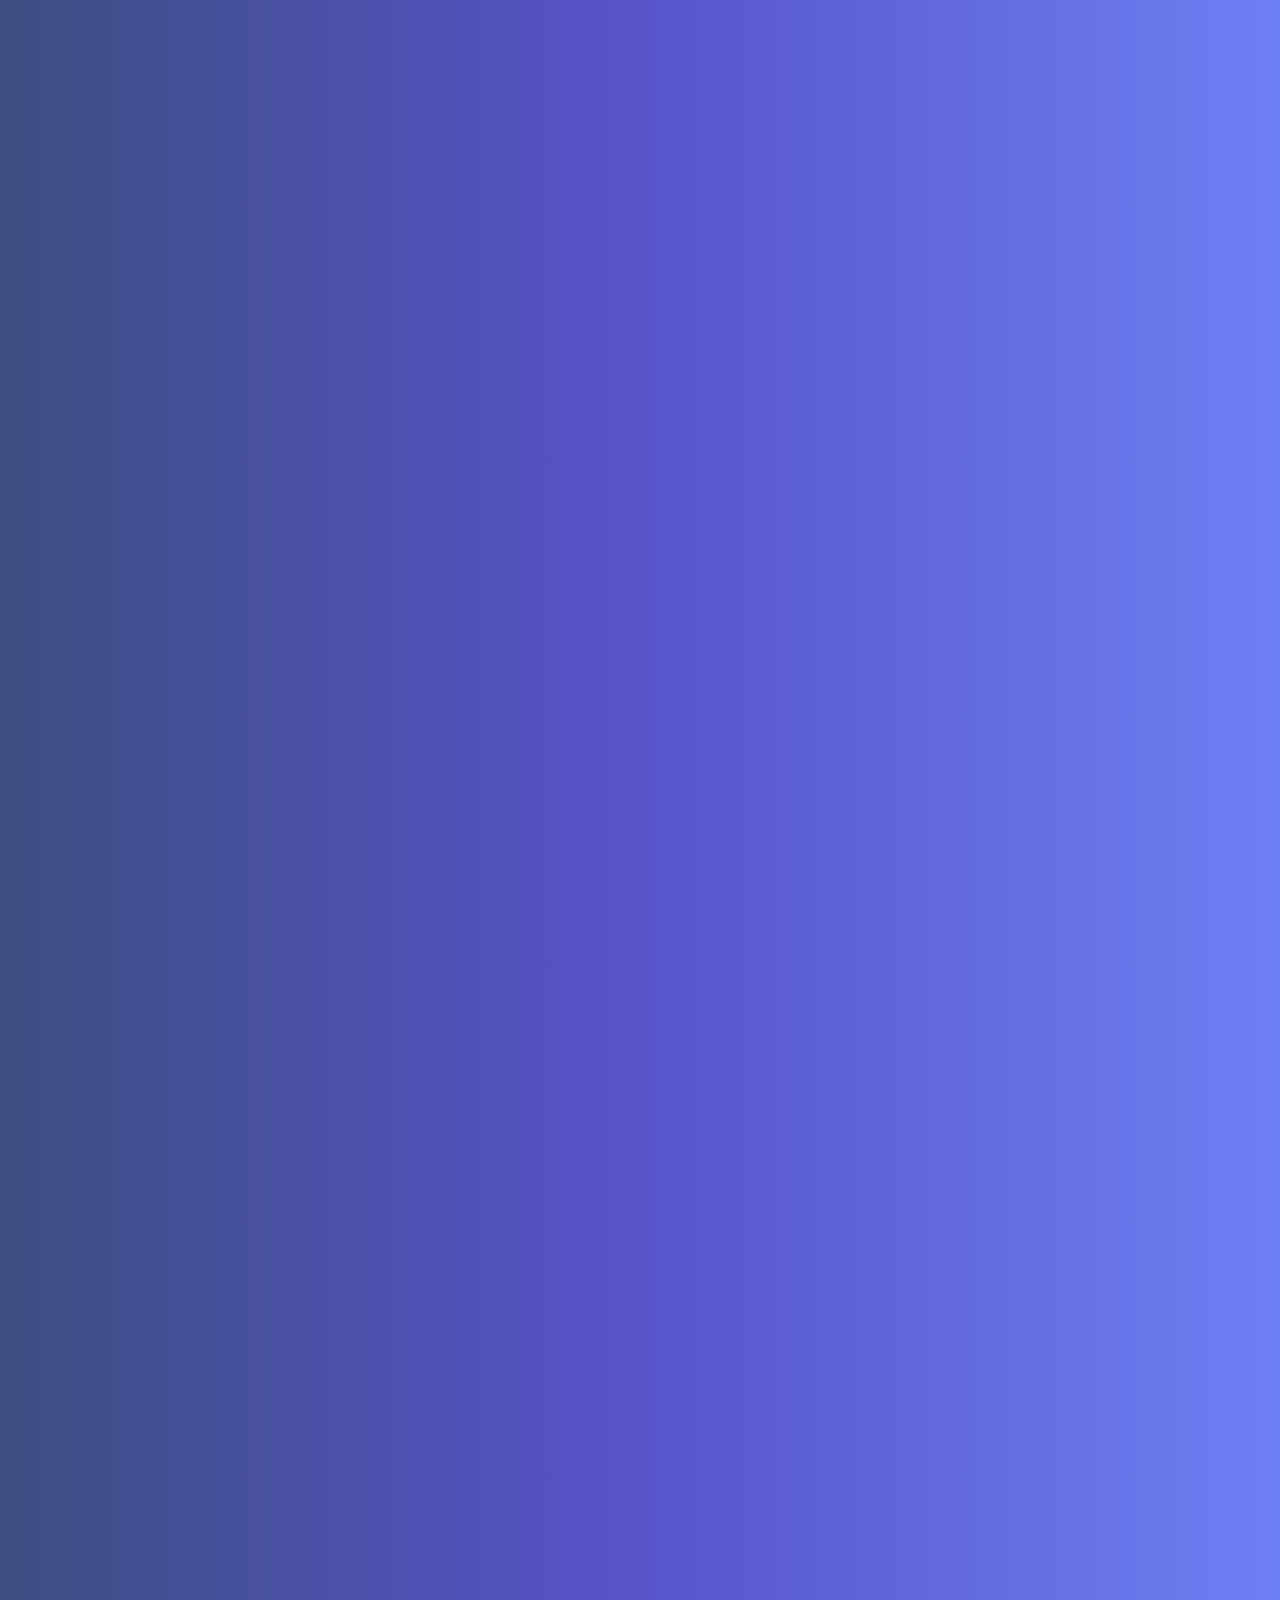
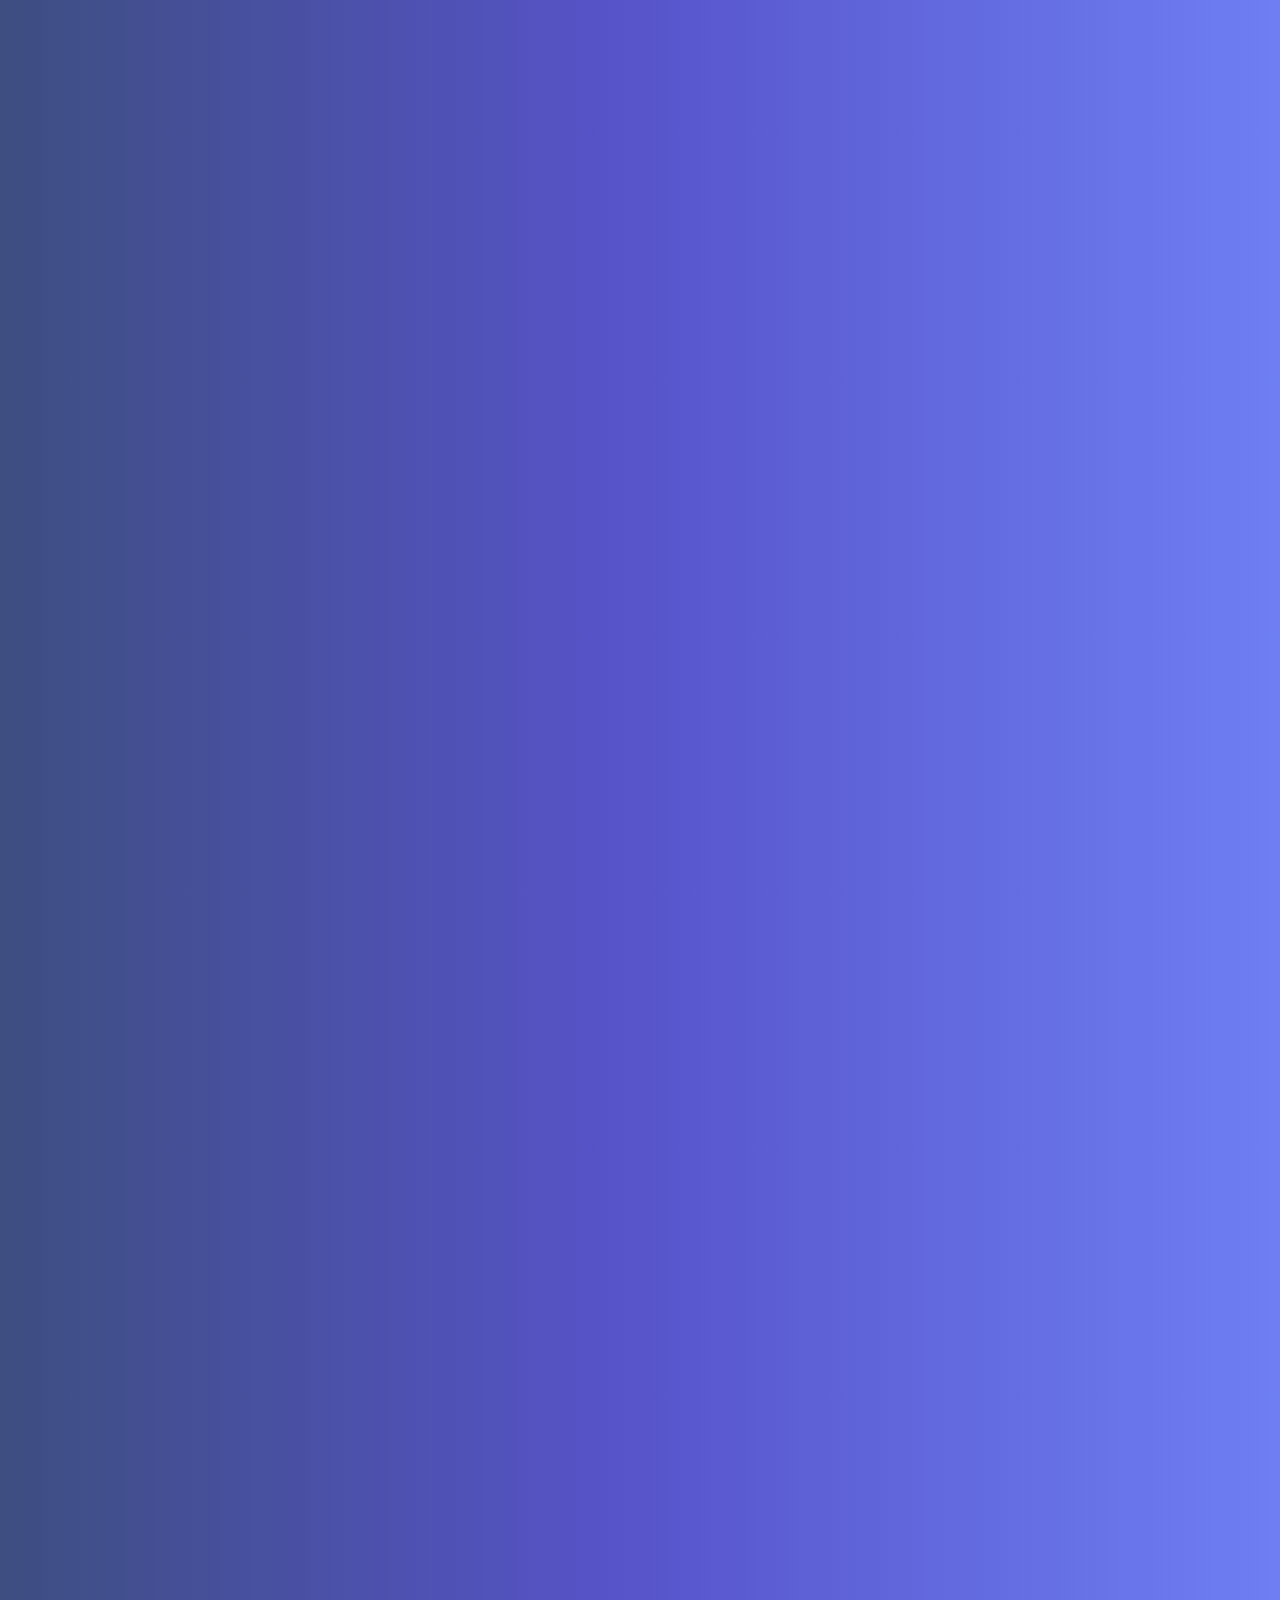
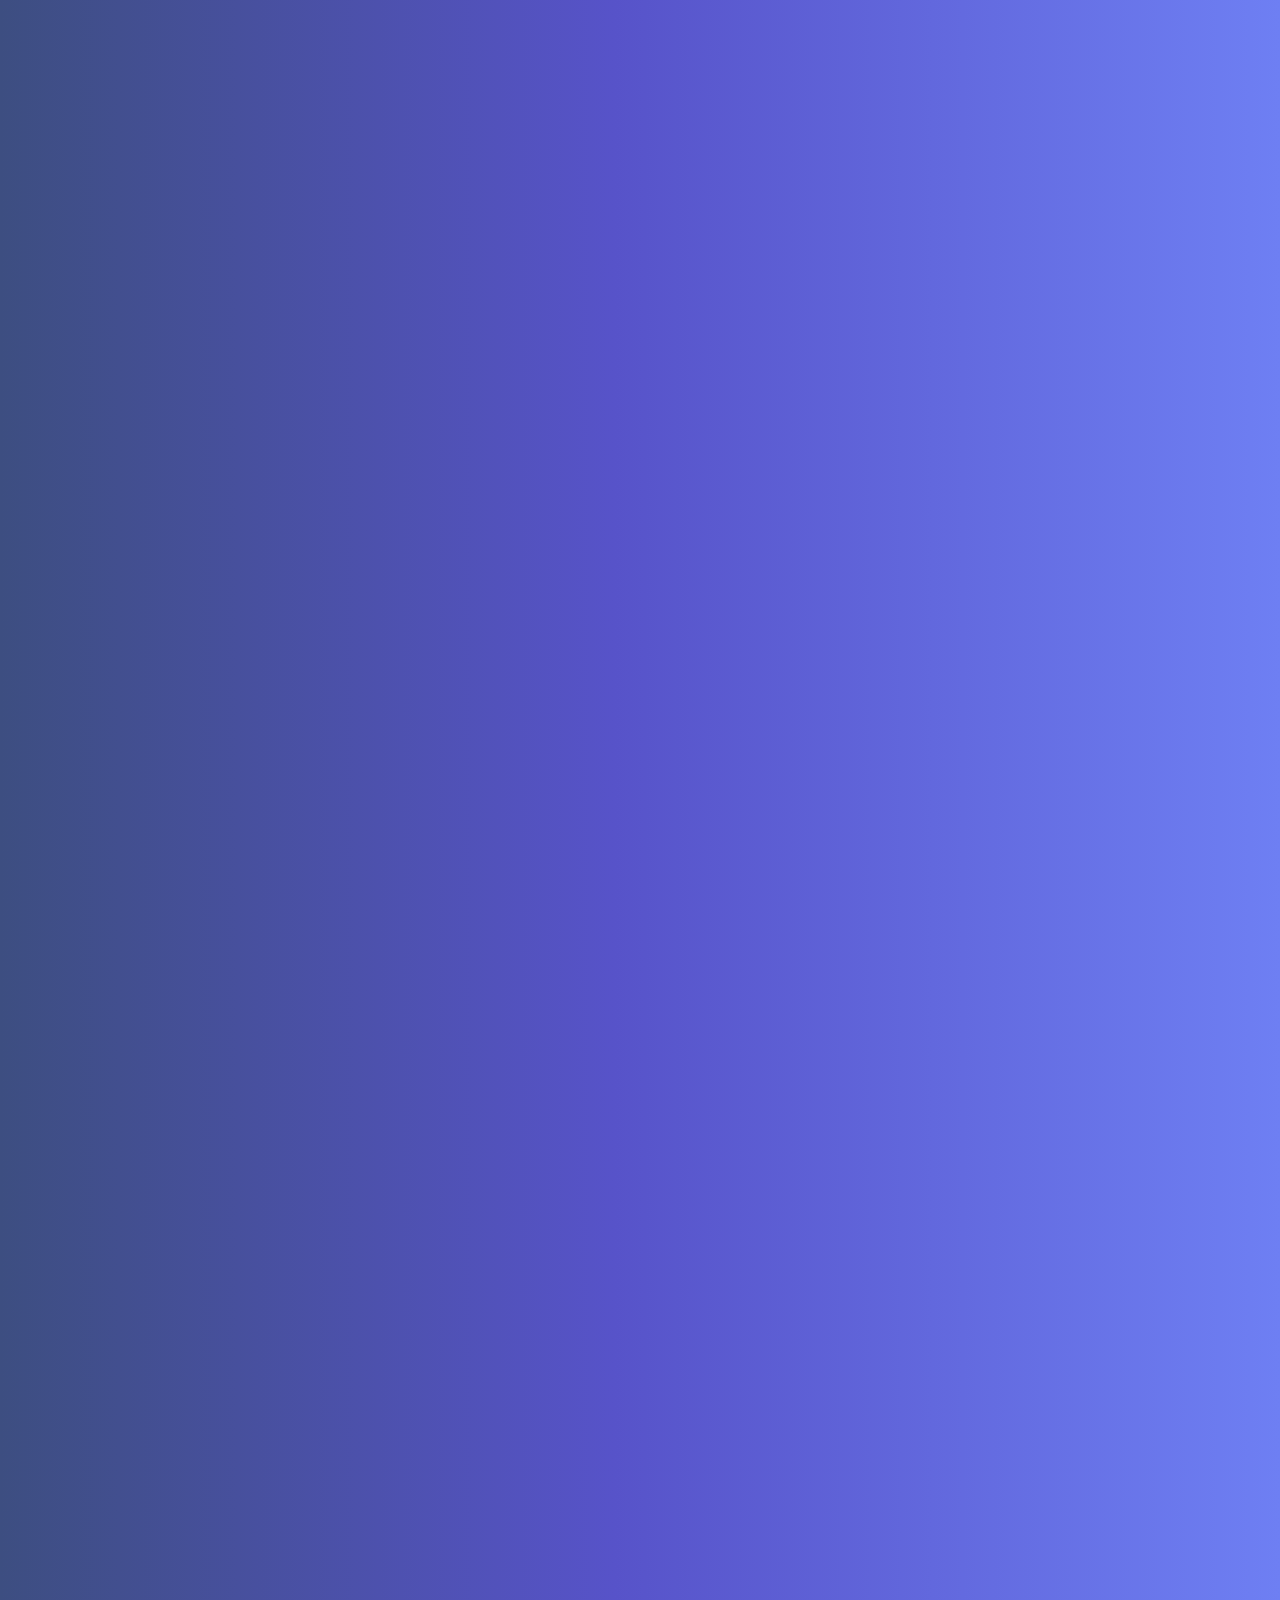
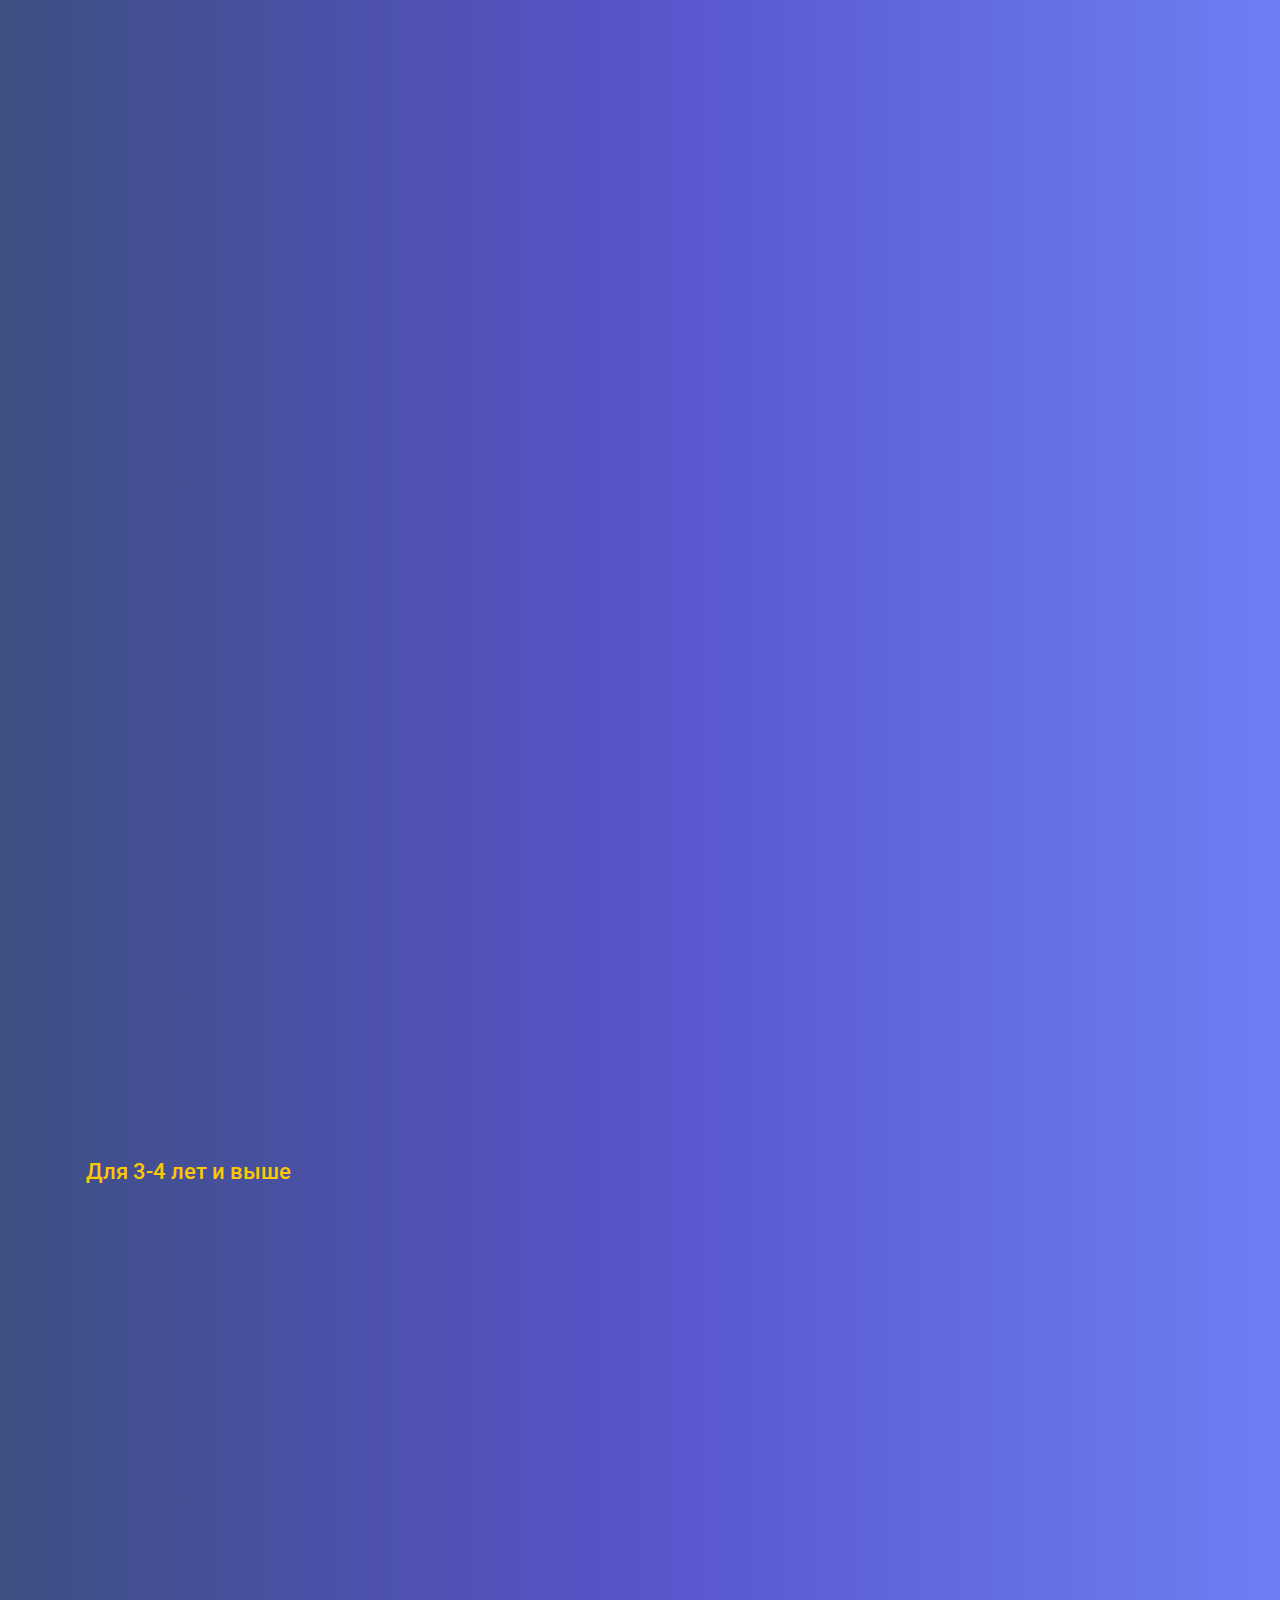
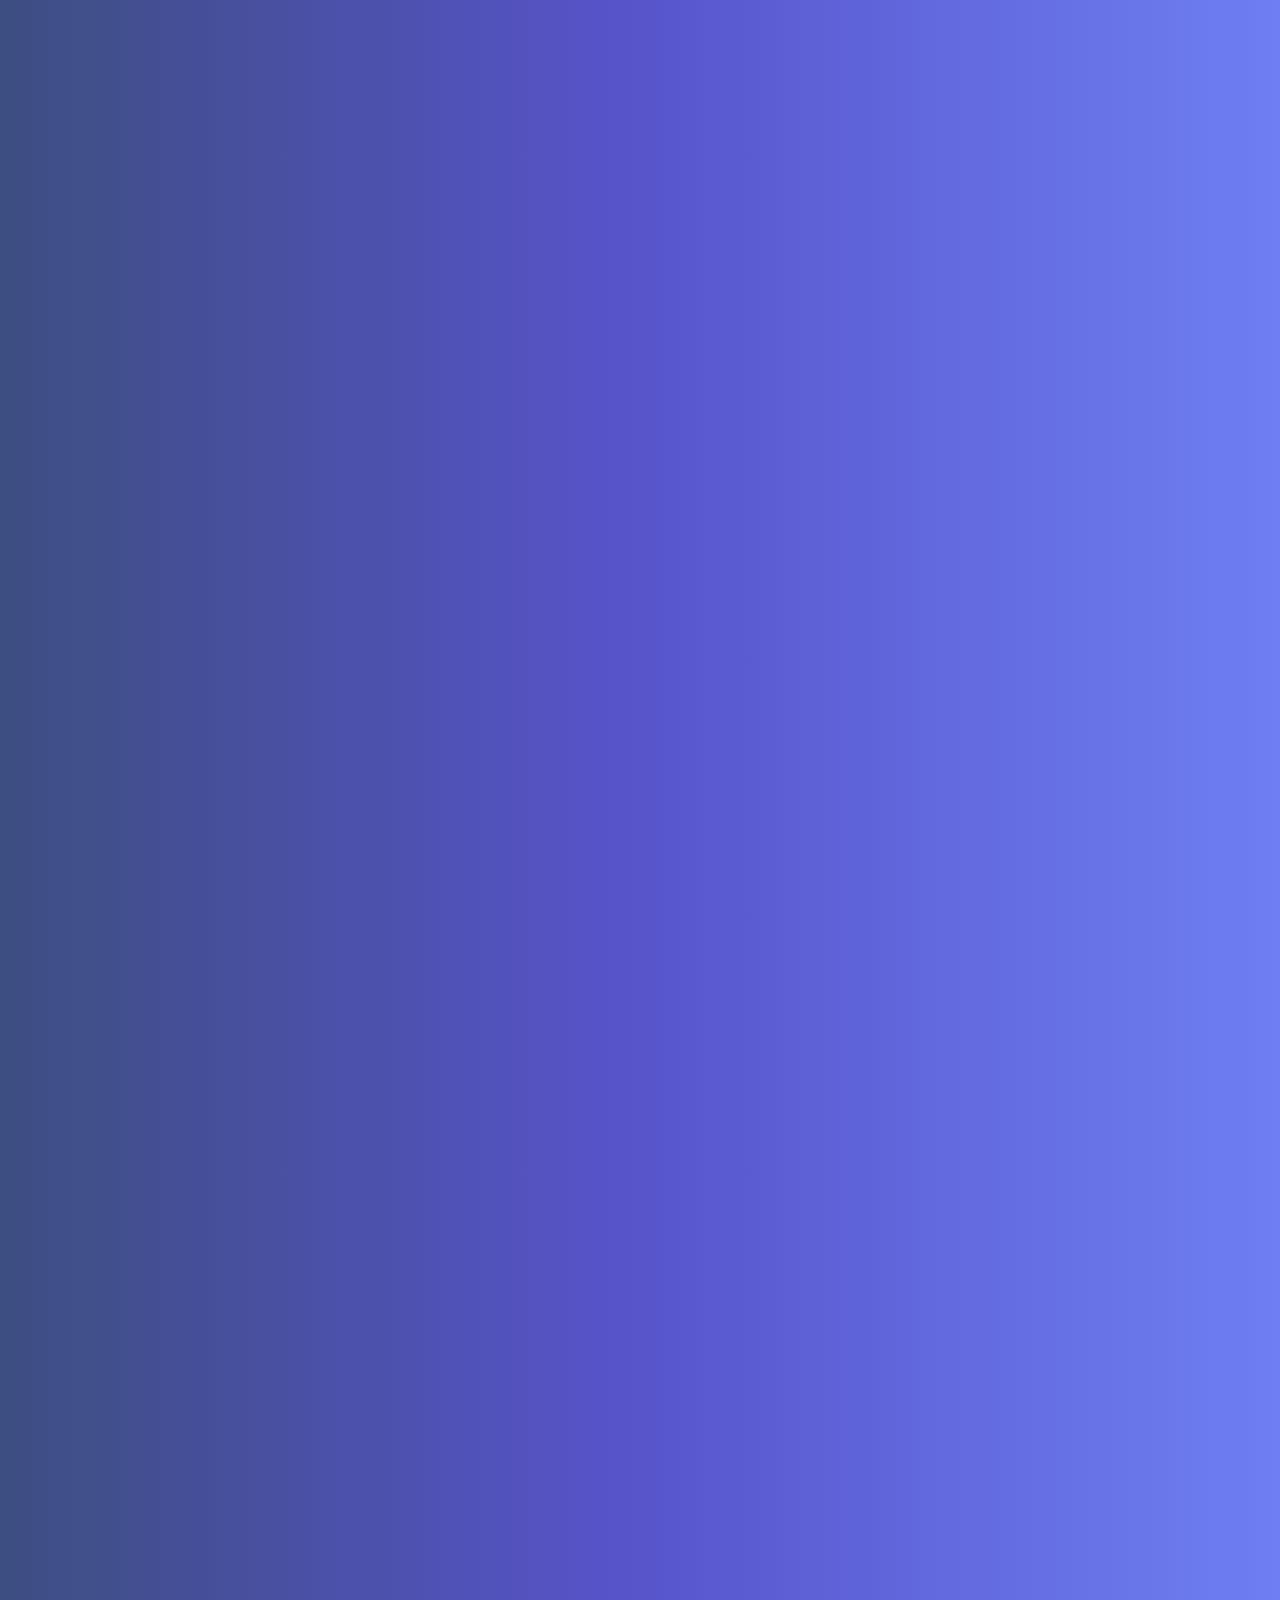
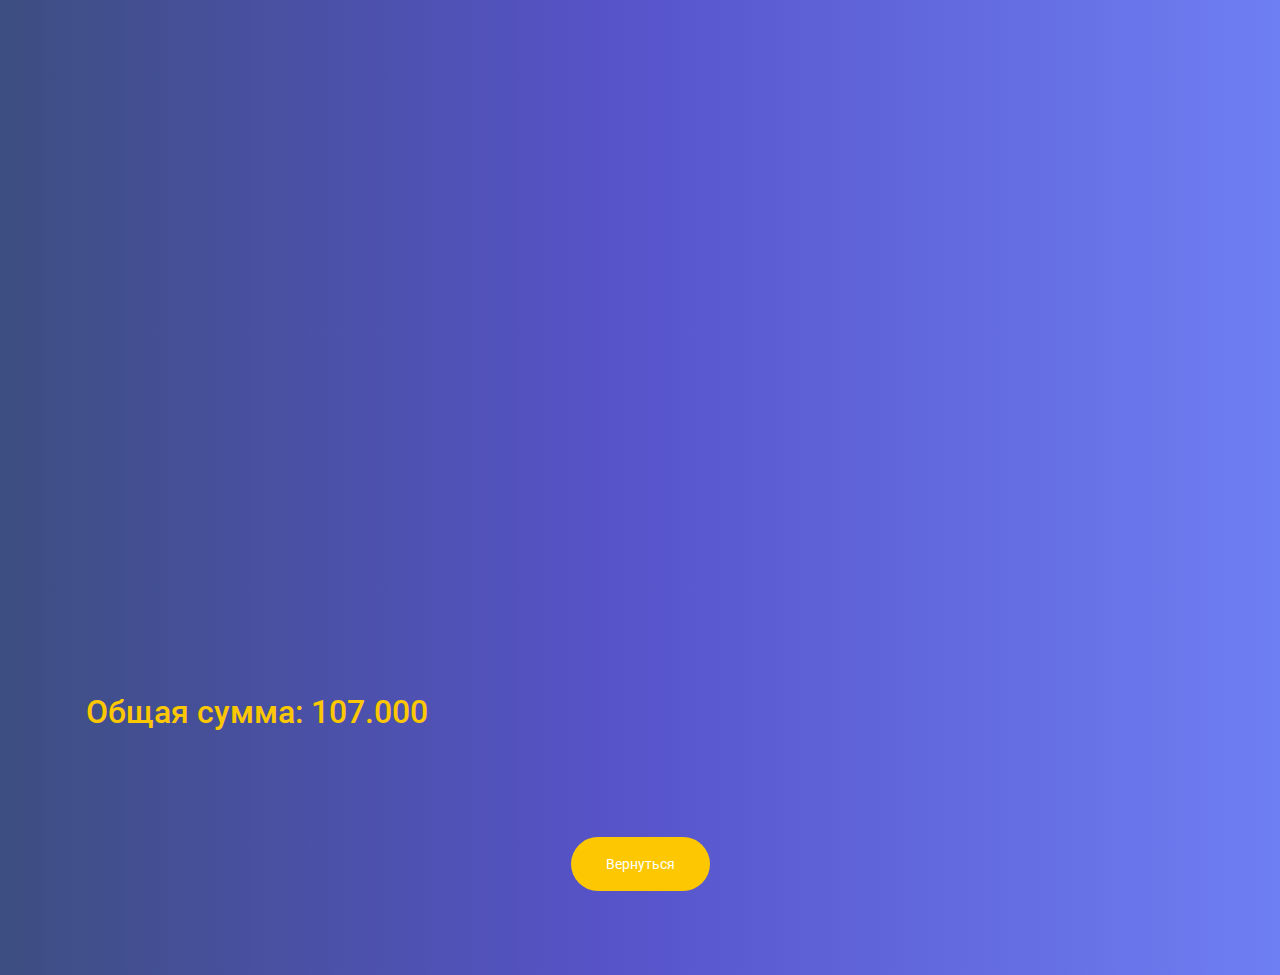
<file: pricelist.html>
<!DOCTYPE html>
<html lang="en">
<head>
    <meta charset="UTF-8">
    <meta http-equiv="X-UA-Compatible" content="IE=edge">
    <meta name="viewport" content="width=device-width, initial-scale=1.0">
    <title>Anhor Park</title>
    <link rel="stylesheet" href="style/style.css">
    <link rel="stylesheet" href="style/media.css">
    <link href="libs/bootstrap.min.css" rel="stylesheet">
</head>
<body>
    <main class="price__main">
        <div class="container">
            <div class="info__links d-flex justify-content-between">
                <div class="info__links-logo">
                    <img src="images/Лого.png" alt="" class="info__main-logo">
                </div>
                <div class="info__links-icons">
                    <a href="index.html"><span class="info__main-icon fal"></span></a>
                </div>
            </div>
            <div class="price__main-info">
                <h1 class="price__main-title">Аттракционы и их цены</h1>
                <h3 class="price__main-descr">Для 6-15 лет и выше</h3>
            </div>
            <div class="price__main-fun">
                <div class="price__main-fun ">
                    <h2 class="price__fun-title">
                        Колесо обозрения
                    </h2>
                    <img src="images/tild3338-3161-4231-b234-383935383336__lrm_export_732936639 1.png" alt="" class="price__fun-img">
                    <div class="price__fun-descr">
                        <h3 class="price__fun-info">Цена: 15.000</h3>
                        <h3 class="price__fun-info">Возраст: -</h3>
                        <h3 class="price__fun-info">Время, минут: 12</h3>
                    </div>
                </div>
                <div class="price__main-fun">
                    <h2 class="price__fun-title">
                        Американские Горки
                    </h2>
                    <img src="images/Американские_горки_1_ 1.png" alt="" class="price__fun-img">
                    <div class="price__fun-descr">
                        <h3 class="price__fun-info">Цена: 50.000</h3>
                        <h3 class="price__fun-info">Возраст: с 14 и выше</h3>
                        <h3 class="price__fun-info">Время, минут: 1 круг</h3>
                    </div>
                </div>
                <div class="price__main-fun reveal fade-left">
                    <h2 class="price__fun-title">
                        Мельница
                    </h2>
                    <img src="images/v7JvOY147074711394392_l 1.png" alt="" class="price__fun-img">
                    <div class="price__fun-descr">
                        <h3 class="price__fun-info">Цена: 20.000</h3>
                        <h3 class="price__fun-info">Возраст: с 14 и выше</h3>
                        <h3 class="price__fun-info">Время, минут: 3</h3>
                    </div>
                </div>
                <div class="price__main-fun  reveal fade-left">
                    <h2 class="price__fun-title">
                        Небоскрёб
                    </h2>
                    <img src="images/920__95_1714911383.png" alt="" class="price__fun-img">
                    <div class="price__fun-descr">
                        <h3 class="price__fun-info">Цена: 20.000</h3>
                        <h3 class="price__fun-info">Возраст: с 14 и выше</h3>
                        <h3 class="price__fun-info">Время, минут: 3</h3>
                    </div>
                </div>
                <div class="price__main-fun  reveal fade-left">
                    <h2 class="price__fun-title">
                        Автодром
                    </h2>
                    <img src="images/attraktsion-avtodrom-kupit-iz-beston.png" alt="" class="price__fun-img">
                    <div class="price__fun-descr">
                        <h3 class="price__fun-info">Цена: 8.000</h3>
                        <h3 class="price__fun-info">Возраст: с 12 и выше</h3>
                        <h3 class="price__fun-info">Время, минут: 3</h3>
                    </div>
                </div>
                <div class="price__main-fun  reveal fade-left">
                    <h2 class="price__fun-title">
                        5D ‘Вертуал Пленет’
                    </h2>
                    <img src="images/132 1.png" alt="" class="price__fun-img">
                    <div class="price__fun-descr">
                        <h3 class="price__fun-info">Цена: 25.000</h3>
                        <h3 class="price__fun-info">Возраст: с 7 и выше</h3>
                        <h3 class="price__fun-info">Время, минут: 4</h3>
                    </div>
                </div>
                <div class="price__main-fun  reveal fade-left">
                    <h2 class="price__fun-title">
                        Sky Drop
                    </h2>
                    <img src="images/adobe_post_20210423_19400708341908838107484_dgQemUa.png" alt="" class="price__fun-img">
                    <div class="price__fun-descr">
                        <h3 class="price__fun-info">Цена: 25.000</h3>
                        <h3 class="price__fun-info">Возраст: с 15 и выше</h3>
                        <h3 class="price__fun-info">Время, минут: 4</h3>
                    </div>
                </div>
                <div class="price__main-fun  reveal fade-left">
                    <h2 class="price__fun-title">
                        Exiting Jumping
                    </h2>
                    <img src="images/d5cf065180d79b6c6a717a82bceac099.png" alt="" class="price__fun-img">
                    <div class="price__fun-descr">
                        <h3 class="price__fun-info">Цена: 15.000</h3>
                        <h3 class="price__fun-info">Возраст: с 15 и выше</h3>
                        <h3 class="price__fun-info">Время, минут: 4</h3>
                    </div>
                </div>
                <div class="price__main-fun  reveal fade-left">
                    <h2 class="price__fun-title">
                        Батут трамплин
                    </h2>
                    <img src="images/7cb01bc0ffee94592e5bf20434b39420 1.png" alt="" class="price__fun-img">
                    <div class="price__fun-descr">
                        <h3 class="price__fun-info">Цена: 8.000</h3>
                        <h3 class="price__fun-info">Возраст: с 6 и выше</h3>
                        <h3 class="price__fun-info">Время, минут: 5</h3>
                    </div>
                </div>
                <div class="price__main-fun  reveal fade-left">
                    <h2 class="price__fun-title">
                        Скаладром
                    </h2>
                    <img src="images/photo_2020-09-12_13-26-48_watermarked.png" alt="" class="price__fun-img">
                    <div class="price__fun-descr">
                        <h3 class="price__fun-info">Цена: 8.000</h3>
                        <h3 class="price__fun-info">Возраст: с 6 и выше</h3>
                        <h3 class="price__fun-info">Время, минут: 1 попытка</h3>
                    </div>
                </div>
                <div class="price__main-fun  reveal fade-left">
                    <h2 class="price__fun-title">
                        Верёвочный городок
                    </h2>
                    <img src="images/v1NCgC14707472253395_b.png" alt="" class="price__fun-img">
                    <div class="price__fun-descr">
                        <h3 class="price__fun-info">Цена: 8.000</h3>
                        <h3 class="price__fun-info">Возраст: с 6 и выше</h3>
                        <h3 class="price__fun-info">Время, минут: 1 этаж</h3>
                    </div>
                </div>
                <div class="price__main-fun  reveal fade-left">
                    <h2 class="price__fun-title">
                        Тир ‘20 Пуль’
                    </h2>
                    <img src="images/8f096a8f9f1ab34b8de6ea0c1db9bb0f.png" alt="" class="price__fun-img">
                    <div class="price__fun-descr">
                        <h3 class="price__fun-info">Цена: 10 пуль - 10.000<br>20 пуль - 15.000<br> 40 пуль - 25.000</h3>
                        <h3 class="price__fun-info">Возраст: с 7 и выше</h3>
                    </div>
                </div>
                <div class="price__main-fun  reveal fade-left">
                    <h2 class="price__fun-title">
                        Crazy Slayd
                    </h2>
                    <img src="images/videoPreview 1.png" alt="" class="price__fun-img">
                    <div class="price__fun-descr">
                        <h3 class="price__fun-info">Цена: 5.000</h3>
                        <h3 class="price__fun-info">Возраст: с 7 и выше</h3>
                        <h3 class="price__fun-info">Время, минут: 1 попытка</h3>
                    </div>
                </div>
                <div class="price__main-fun  reveal fade-left">
                    <h2 class="price__fun-title">
                        Zip Line
                    </h2>
                    <img src="images/adobe_post_20210423_19420805154155065417974_Jku2svB 1.png" alt="" class="price__fun-img">
                    <div class="price__fun-descr">
                        <h3 class="price__fun-info">Цена: 30.000</h3>
                        <h3 class="price__fun-info">Возраст: с 7 и выше</h3>
                        <h3 class="price__fun-info">Время, минут: 1 попытка</h3>
                    </div>
                </div>
                <div class="price__main-fun  reveal fade-left">
                    <h2 class="price__fun-title">
                        Bag Jump
                    </h2>
                    <img src="images/f4839ec44b3d508ea5e06f185b3a0da1 1.png" alt="" class="price__fun-img">
                    <div class="price__fun-descr">
                        <h3 class="price__fun-info">Цена: 20.000</h3>
                        <h3 class="price__fun-info">Возраст: с 7 и выше</h3>
                        <h3 class="price__fun-info">Время, минут: 1 попытка</h3>
                    </div>
                </div>
                <div class="price__main-fun  reveal fade-left">
                    <h2 class="price__fun-title">
                        Парящие кресла
                    </h2>
                    <img src="images/adobe_post_20210423_194304017702817250003933_k2y58oa.png" alt="" class="price__fun-img">
                    <div class="price__fun-descr">
                        <h3 class="price__fun-info">Цена: 7.000</h3>
                        <h3 class="price__fun-info">Возраст: с 7 и выше</h3>
                        <h3 class="price__fun-info">Время, минут: 3</h3>
                    </div>
                </div>
                <div class="price__main-fun  reveal fade-left">
                    <h2 class="price__fun-title">
                        Пылающий Дракон
                    </h2>
                    <img src="images/adobe_post_20210423_1942330583206897417207 1.png" alt="" class="price__fun-img">
                    <div class="price__fun-descr">
                        <h3 class="price__fun-info">Цена: 7.000</h3>
                        <h3 class="price__fun-info">Возраст: с 7 и выше</h3>
                        <h3 class="price__fun-info">Время, минут: 3</h3>
                    </div>
                </div>
                <div class="price__main-fun  reveal fade-left">
                    <h2 class="price__fun-title">
                        SHAKER
                    </h2>
                    <img src="images/IMG_5978.JPG" alt="" class="price__fun-img">
                    <div class="price__fun-descr">
                        <h3 class="price__fun-info">Цена: 20.000</h3>
                        <h3 class="price__fun-info">Возраст: с 10 и выше</h3>
                        <h3 class="price__fun-info">Время, минут: 4</h3>
                    </div>
                </div>
                <div class="price__fun-kids">
                    <h3 class="price__kids-title">
                        Для 3-4 лет и выше
                    </h3>
                </div>
                <div class="price__main-fun  reveal fade-left">
                    <h2 class="price__fun-title">
                        “Ретро кареты”
                    </h2>
                    <div class="price__fun-descr">
                        <h3 class="price__fun-info">Цена: 15.000</h3>
                        <h3 class="price__fun-info">Возраст: с 4 и выше</h3>
                        <h3 class="price__fun-info">Время, минут: 3</h3>
                    </div>
                </div>
                <div class="price__main-fun  reveal fade-left">
                    <h2 class="price__fun-title">
                        Driving school
                    </h2>
                    <div class="price__fun-descr">
                        <h3 class="price__fun-info">Цена: 7.000</h3>
                        <h3 class="price__fun-info">Возраст: с 4 и выше</h3>
                        <h3 class="price__fun-info">Время, минут: 3</h3>
                    </div>
                </div>
                <div class="price__main-fun  reveal fade-left">
                    <h2 class="price__fun-title">
                        Морская ракета
                    </h2>
                    <div class="price__fun-descr">
                        <h3 class="price__fun-info">Цена: 7.000</h3>
                        <h3 class="price__fun-info">Возраст: 4-16</h3>
                        <h3 class="price__fun-info">Время, минут: 3</h3>
                    </div>
                </div>
                <div class="price__main-fun  reveal fade-left">
                    <h2 class="price__fun-title">
                        Борьба с Акулой
                    </h2>
                    <div class="price__fun-descr">
                        <h3 class="price__fun-info">Цена: 7.000</h3>
                        <h3 class="price__fun-info">Возраст: 4-18</h3>
                        <h3 class="price__fun-info">Время, минут: 3</h3>
                    </div>
                </div>
                <div class="price__main-fun  reveal fade-left">
                    <h2 class="price__fun-title">
                        Классическая карусель
                    </h2>
                    <div class="price__fun-descr">
                        <h3 class="price__fun-info">Цена: 8.000</h3>
                        <h3 class="price__fun-info">Возраст: 3-12</h3>
                        <h3 class="price__fun-info">Время, минут: 3</h3>
                    </div>
                </div>
                <div class="price__main-fun  reveal fade-left">
                    <h2 class="price__fun-title">
                        Детская площадка
                    </h2>
                    <div class="price__fun-descr">
                        <h3 class="price__fun-info">Цена: 9.000</h3>
                        <h3 class="price__fun-info">Возраст: 3-12</h3>
                        <h3 class="price__fun-info">Время, минут: 30</h3>
                    </div>
                </div>
                <div class="price__main-fun  reveal fade-left">
                    <h2 class="price__fun-title">
                        Звездолет
                    </h2>
                    <div class="price__fun-descr">
                        <h3 class="price__fun-info">Цена: 7.000</h3>
                        <h3 class="price__fun-info">Возраст: 4-16</h3>
                        <h3 class="price__fun-info">Время, минут: 3</h3>
                    </div>
                </div>
                <div class="price__main-fun  reveal fade-left">
                    <h2 class="price__fun-title">
                        Автопоезд
                    </h2>
                    <div class="price__fun-descr ">
                        <h3 class="price__fun-info">Цена: 7.000</h3>
                        <h3 class="price__fun-info">Возраст: 4-16</h3>
                        <h3 class="price__fun-info">Время, минут: 1 круг</h3>
                    </div>
                </div>
                <div class="price__main-fun  reveal fade-left">
                    <h2 class="price__fun-title">
                        Жирафчики
                    </h2>
                    <div class="price__fun-descr">
                        <h3 class="price__fun-info">Цена: 5.000</h3>
                        <h3 class="price__fun-info">Возраст: -</h3>
                        <h3 class="price__fun-info">Время, минут: 3</h3>
                    </div>
                </div>
                <div class="price__main-fun  reveal fade-left">
                    <h2 class="price__fun-title">
                        Воздушные пушки
                    </h2>
                    <div class="price__fun-descr">
                        <h3 class="price__fun-info">Цена: 10.000</h3>
                        <h3 class="price__fun-info">Возраст: 3-10</h3>
                        <h3 class="price__fun-info">Время, минут: 3</h3>
                    </div>
                </div>
                <div class="price__main-fun  reveal fade-left">
                    <h2 class="price__fun-title">
                        Трамплин жамп
                    </h2>
                    <div class="price__fun-descr">
                        <h3 class="price__fun-info">Цена: 15.000</h3>
                        <h3 class="price__fun-info">Возраст: 3-20</h3>
                        <h3 class="price__fun-info">Время, минут: 20</h3>
                    </div>
                </div>
                <div class="price__main-fun  reveal fade-left">
                    <h2 class="price__fun-title">
                        Машинка “Маквин”
                    </h2>
                    <div class="price__fun-descr">
                        <h3 class="price__fun-info">Цена: 10.000</h3>
                        <h3 class="price__fun-info">Возраст: с 3 и выше</h3>
                        <h3 class="price__fun-info">Время, минут: 20</h3>
                    </div>
                </div>
                <h2 class="price__fun-full">
                    Общая сумма: 107.000
                </h2>
            </div>
            <div class="info__main-back">
                <a href="index.html" class="info__price-button">Вернуться</a>
            </div>
        </div>
    </main>
    <script src="script.js"></script>
    <script src="https://cdn.jsdelivr.net/npm/bootstrap@5.1.3/dist/js/bootstrap.bundle.min.js"
    integrity="sha384-ka7Sk0Gln4gmtz2MlQnikT1wXgYsOg+OMhuP+IlRH9sENBO0LRn5q+8nbTov4+1p"
    crossorigin="anonymous"></script>
</body>
</html>
</file>
<file: style/style.css>
@import 'fonts.css';

* {
    margin: 0;
    padding: 0;
    list-style: none !important;
    text-decoration: none !important;
    box-sizing: border-box;
}

.header {
    background: url(../images/рпрпрп\ 1.png);
    background-repeat: no-repeat;
    background-position: end;
    background-size: cover;
    position: relative;
    z-index: 0;
}

.header::after {
    content: '';
    display: block;
    position: absolute;
    width: 100%;
    height: 100%;
    background: linear-gradient(90deg, #3D4E81 0%, #5753C9 48%, #6E7FF3 100%);
    opacity: 0.85;
    top: 0;
    z-index: -1;
}

.header__title-text {
    font-family: Roboto-Bold;
    font-size: 48px;
    line-height: 56px;
    color: #FDC802;
}

.header__text-content {
    font-family: Roboto-Regular;
    font-size: 18px;
    line-height: 21px;
    color: #fff;
    margin-top: 24px;
    margin-bottom: 88px;
}

.header__button-link {
    font-family: Roboto-SemiBold;
    font-size: 14px;
    line-height: 16px;
    padding: 19px 35px;
    background-color: #FDC802;
    border-radius: 50px;
    color: #fff;
    text-decoration: none !important;
    transition: 0.5s;
}

.header__content-button {
    padding-bottom: 129px !important;

}



.main__button-link {
    font-family: Roboto-SemiBold;
    font-size: 14px;
    line-height: 16px;
    padding: 19px 35px;
    background-color: #FDC802;
    border-radius: 50px;
    color: #fff;
    text-decoration: none !important;
    transition: 0.5s;
}

.main__content-about {
    background: url(../images/кккккккк\ 1.png);
    background-repeat: no-repeat;
    background-position: center;
    background-size: cover;
    position: relative;
    z-index: 0;
}

.main__content-about::after {
    content: '';
    display: block;
    position: absolute;
    width: 100%;
    height: 100%;
    background: linear-gradient(90deg, #0250C5 0%, #D43F8D 100%);
    opacity: 0.8;
    top: 0;
    z-index: -1;
}

.main__content-funs {
    background: url(../images/ооо\ 2.png);
    background-repeat: no-repeat;
    background-position: center;
    background-size: cover;
    position: relative;
    z-index: 0;
    background-position: center;
}

.main__content-funs::after {
    content: '';
    display: block;
    position: absolute;
    width: 100%;
    height: 100%;
    background: linear-gradient(90deg, #CC208E 0%, #6713D2 100%);
    opacity: 0.9;
    top: 0;
    z-index: -1;
}

.main__content-location {
    background: url(../images/Online-Cover_Anhor\ 1.png);
    background-repeat: no-repeat;
    background-position: center;
    background-size: cover;
    position: relative;
    z-index: 0;
    background-position: center;
}

.main__content-location::after {
    content: '';
    display: block;
    position: absolute;
    width: 100%;
    height: 100%;
    background: linear-gradient(90deg, #FF057C 0%, #8D0B93 50%, #321575 100%);
    opacity: 0.9;
    top: 0;
    z-index: -1;
}

.footer {
    background: url(../images/3eX4T75ubGmvYaDDyJRBk9m4LMeGF3XP\ 1.png);
    background-repeat: no-repeat;
    background-position: end;
    background-size: cover;
    position: relative;
    z-index: 0;
    background-position: center;
}

.footer::after {
    content: '';
    display: block;
    position: absolute;
    width: 100%;
    height: 100%;
    background: linear-gradient(90deg, #3D4E81 0%, #5753C9 48%, #6E7FF3 100%);
    opacity: 0.9;
    top: 0;
    z-index: -1;
}

.main__about-text,
.main__funs-text,
.main__carting-descr,
.main__cinema-descr,
.main__food-descr,
.main__location-text,
.footer__worktime-text {
    font-family: Roboto-Regular;
    font-size: 18px;
    line-height: 21px;
    color: #fff;
}

.footer__worktime-num {
    font-family: Roboto-SemiBold;
    font-size: 20px;
    line-height: 23px;
    color: #fff;
}

.header__content-logo {
    margin-top: 68px;
    margin-bottom: 88px;
}

.main__title-text {
    font-family: Roboto-SemiBold;
    font-size: 48px;
    line-height: 56px;
    color: #FDC802;

}

.footer__title-text {
    font-family: Roboto-SemiBold;
    font-size: 48px;
    line-height: 56px;
    color: #FDC802;

}

.footer__contacts-facebook::before {
    content: '\f39e';
}

.footer__contacts-inst::before {
    content: '\f16d';
}

.footer__contacts-telegram::before {
    content: '\f2c6';
}

.footer__contacts-youtube::before {
    content: '\f167';
}

.footer__contacts-facebook {
    font-size: 44px;
    color: #FDC802;
    transition: 0.5s;
}

.footer__contacts-inst {
    font-size: 44px;
    color: #FDC802;
    transition: 0.5s;
}

.footer__contacts-telegram {
    font-size: 44px;
    color: #FDC802;
    transition: 0.5s;
}

.footer__contacts-youtube {
    font-size: 44px;
    color: #FDC802;
    transition: 0.5s;
}

.footer__content-contacts a:nth-of-type(2) {
    margin-right: 39px;
    margin-left: 39px;
}

.footer__content-contacts a:nth-of-type(3) {
    margin-right: 39px;
}

.main__about-title .main__title-text {
    padding-top: 98px;
    margin-bottom: 24px;
}

.main__funs-title .main__title-text {
    padding-top: 98px;
    margin-bottom: 24px;
}

.footer__worktime-title .footer__title-text {
    padding-top: 98px;
    margin-bottom: 24px;
}

.main__location-title .main__title-text {
    padding-top: 98px;
    margin-bottom: 24px;
}

.main__about-button {
    margin-top: 88px;
    padding-bottom: 129px !important;
}

.main__funs-text {
    margin-bottom: 64px;
}

.main__location-text {
    margin-bottom: 64px;
}

.footer__content-logo {
    margin-bottom: 32px;
}

.main__cards-card .main__cards-link:nth-child(1) {
    background: url(../images/fun1.png);
    width: 284px;
    height: 344px;
    background-position: center;
    background-size: cover;
    display: block;
    position: relative;
}

.main__cards-card:nth-of-type(2) .main__cards-link {
    display: block;
    background: url(../images/fun2.png);
    width: 284px;
    height: 344px;
    background-position: center;
    background-size: cover;
    position: relative;
}

.main__cards-card:nth-of-type(3) .main__cards-link {
    display: block;
    background: url(../images/fun3.png);
    width: 284px;
    height: 344px;
    background-position: center;
    background-size: cover;
    position: relative;
}

.main__cards-card {
    margin-bottom: 98px;
}

.main__cards-card:nth-of-type(4) .main__cards-link {
    display: block;
    background: url(../images/fun4.png);
    width: 284px;
    height: 344px;
    background-position: center;
    background-size: cover;
    position: relative;
}

.main__card-button {
    font-family: Roboto-Regular;
    font-size: 24px;
    line-height: 28px;
    margin-bottom: 0 !important;
    display: inline-block;
    position: absolute;
    color: #fff;
    background-color: #FDC802;
    padding: 23px 75px;
    bottom: 0;
    width: 100%;
    border-radius: 20px;
    text-align: center;
}

.header__button {
    display: none;
}

.footer__content-contacts {
    padding-bottom: 63px;
    display: inline-block;
}

.header__list-content {
    margin-top: 20px;
    margin-bottom: 20px;
    transition: 0.5s;
}


.header__list-link {
    font-size: 18px;
    font-family: Roboto-Regular;
    color: #fff;
    margin-left: 32px;
}



.main__carting-about {
    max-height: 0px;
    overflow: hidden;
    transition: max-height 0.4s ease-out;
}

.header__nav-list {
    display: flex;
    justify-content: space-between;
    flex-direction: column;
}

.main__cinema-about {
    max-height: 0px;
    overflow: hidden;
    transition: max-height 0.5s ease-out;
}

.main__food-about {
    max-height: 0px;
    overflow: hidden;
    transition: max-height 0.7s ease-out;
}


.main__funs-cards {
    display: flex;
    flex-direction: column;
    flex-wrap: wrap;
}

.main__cards-card {
    display: flex;
    align-items: center;
}

.block-toggle {
    transition: 2s;
}


.main__carting-descr {
    max-width: 700px;
    width: 100%;
}

.main__cinema-descr {
    max-width: 700px;
    width: 100%;
}

.about__main {
    background: url(../images/рпрпрп\ 1.png);
    background-repeat: no-repeat;
    background-position: center;
    background-size: cover;
    position: relative;
    z-index: 0;
    min-width: 100%;
    min-height: 100%;
}

.header__content-nav {
    display: flex;
    justify-content: space-between;
    flex-direction: row-reverse;
    flex-wrap: wrap;
}

.about__main::after {
    content: '';
    display: block;
    position: absolute;
    width: 100%;
    height: 100%;
    background: linear-gradient(90deg, #3D4E81 0%, #5753C9 48%, #6E7FF3 100%);
    opacity: 0.8;
    top: 0;
    z-index: -1;
}

.about__main-logo {
    margin-top: 44px;
    margin-bottom: 32px;
    width: 106px;
    height: 76px;
}

.nav-show {
    opacity: 1;
}

.about__content-text:nth-of-type(1) {
    margin-top: 24px;
    margin-bottom: 0px !important;
}

.about__content-text:nth-of-type(2) {
    margin-top: 24px;
}

.header__navbar-logo {
    display: none;
}

.about__main-icon::after {
    content: '\f061';
}

.about__links-icons {
    margin-top: 66px;
    margin-right: 15px;
}

.about__main-icon {
    color: #FDC802;
    font-size: 24px;
}

.footer__about {
    justify-content: space-between;
}

.main__food-brands {
    display: grid;
    grid-template-columns: repeat(5, 1fr);
    grid-template-rows: repeat(2, 1fr);
}

.main__food-brands img {
    align-self: center;
}

.main__cards-link {
    transition: 0.5s;
    border-radius: 20px;
    margin-right: 30px;
}

.footer__list-link {
    display: inline-block;
    font-size: 18px;
    font-family: Roboto-Regular;
    color: #fff;
}

.footer__list-content {
    margin-top: 20px;
    margin-bottom: 20px;
    transition: 0.5s;
}

.main__food-img {
    width: 100%;
}

.footer__content-contacts a {
    transition: 0.5s;
}

.block-active {
    opacity: 1 !important;
}

.header__nav-list {
    transition: 0.5s;
    padding-left: 0 !important;
}

.about__main-button {
    font-family: Roboto-Regular;
    font-size: 14px;
    line-height: 16px;
    padding: 19px 35px;
    background-color: #FDC802;
    border-radius: 50px;
    color: #fff;
    text-decoration: none !important;
    transition: 0.5s;
    margin-top: 64px;
    display: inline-block;
    margin-bottom: 53px;
    text-align: center;
}

.about__main-back {
    display: flex;
    justify-content: center;
}

.about__main-title {
    font-family: Roboto-Bold;
    font-size: 48px;
    line-height: 56px;
    color: #FDC802;
}

.about__content-text {
    font-family: Roboto-Regular;
    font-size: 18px;
    line-height: 21px;
    color: #fff;
}

/* INFO */
.info__main {
    background: url(../images/ооо\ 2.png);
    background-repeat: no-repeat;
    background-position: center;
    background-size: cover;
    position: relative;
    z-index: 0;
    min-width: 100%;
    min-height: 100%;
}

.info__content-text:nth-of-type(1) {
    margin-top: 24px;
}

.info__content-text:nth-of-type(2) {
    margin-top: 24px;
    margin-bottom: 24px;
}

.info__main::after {
    content: '';
    display: block;
    position: absolute;
    width: 100%;
    height: 100%;
    background: linear-gradient(90deg, #CC208E 0%, #6713D2 100%);
    opacity: 0.8;
    top: 0;
    z-index: -1;
}

.info__main-icon::after {
    content: '\f061';
}

.info__main-button {
    font-family: Roboto-Regular;
    font-size: 14px;
    line-height: 16px;
    padding: 19px 35px;
    background-color: #FDC802;
    border-radius: 50px;
    color: #fff;
    text-decoration: none !important;
    transition: 0.5s;
    margin-top: 54px;
    display: inline-block;
    margin-bottom: 82px;
    text-align: center;
}

.info__main-logo {
    margin-top: 44px;
    margin-bottom: 32px;
    width: 106px;
    height: 76px;
}

.info__links-icons {
    margin-top: 66px;
    margin-right: 15px;
}

.info__main-icon {
    color: #FDC802;
    font-size: 24px;
}

.info__main-back {
    display: flex;
    justify-content: center;
}

.info__main-title {
    font-family: Roboto-Bold;
    font-size: 48px;
    line-height: 56px;
    color: #FDC802;
    margin-bottom: 0 !important;
}

.info__content-text {
    font-family: Roboto-Regular;
    font-size: 18px;
    line-height: 21px;
    color: #fff;
}

.info__funs-images {
    max-width: 915px;
    width: 100%;
    display: grid;
    grid-template-columns: repeat(2, 1fr);
    grid-template-rows: repeat(1, 1fr);
    grid-gap: 15px;
    margin: 0 auto;
    margin-bottom: 64px;
}

.info__images-img:nth-of-type(3) {
    grid-column: span 2;
    grid-row: span 1;
    max-width: 915px;
    width: 100%;
}

.info__images-img:nth-of-type(1) {
    grid-column: span 1;
    grid-row: span 1;
    max-width: 450px;
    width: 100%;
}

.info__images-img:nth-of-type(2) {
    grid-column: span 1;
    grid-row: span 1;
    max-width: 450px;
    width: 100%;
}

.info__icearea-img {
    width: 100%;
    margin-bottom: 64px;
}

.info__quests-img {
    width: 100%;
    margin-bottom: 64px;
}

.info__content-text:nth-of-type(3) {
    margin-bottom: 34px;
}

.info__quests .info__main-content p {
    margin-bottom: 34px;
}

.info__icearea .info__main-content p {
    margin-bottom: 34px;
}

.info__wonders .info__main-content p {
    margin-bottom: 44px;
}

.info__another .info__main-content p:nth-of-type(3) {
    margin-bottom: 44px;
}

/* INFO END */
/* PRICE */
.price__main {
    background: linear-gradient(90deg, #3D4E81 0%, #5753C9 48%, #6E7FF3 100%);
}

.price__main-title {
    font-family: Roboto-Bold;
    font-size: 48px;
    line-height: 56px;
    color: #FDC802;
    margin-bottom: 32px !important;
}

.price__main-descr {
    font-family: Roboto-SemiBold;
    font-size: 22px;
    line-height: 26px;
    color: #FDC802;
    margin-bottom: 46px;
}

.price__fun-title {
    font-family: Roboto-SemiBold;
    font-size: 32px;
    line-height: 38px;
    color: #FDC802;
    margin-bottom: 24px;
}

.price__fun-img {
    max-width: 900px;
    width: 100%;
}

.price__fun-info {
    font-family: Roboto-SemiBold;
    font-size: 20px;
    line-height: 23px;
    color: #fff;
}

.price__main-fun:nth-of-type(12) .price__fun-info {
    text-align: right;
}

.price__main-fun:nth-of-type(12) .price__fun-descr {
    display: flex;
    flex-direction: column;
    align-items: flex-start;
}

.price__kids-title {
    font-family: Roboto-SemiBold;
    font-size: 22px;
    line-height: 26px;
    color: #FDC802;
    margin-bottom: 56px;
}

.container {
    padding-left: 16px !important;
    padding-right: 16px !important;

}

.price__fun-info:nth-of-type(2) {
    margin-top: 16px;
    margin-bottom: 16px;
}

.price__fun-descr {
    margin-top: 18px;
    margin-bottom: 58px;
}

.price__fun-full {
    font-family: Roboto-SemiBold;
    font-size: 32px;
    line-height: 38px;
    color: #FDC802;
    margin-bottom: 24px;
}

.info__price-button {
    margin: 82px 0 84px 0;
    font-family: Roboto-Regular;
    font-size: 14px;
    line-height: 16px;
    padding: 19px 35px;
    background-color: #FDC802;
    border-radius: 50px;
    color: #fff;
    text-decoration: none !important;
    transition: 0.5s;
    display: inline-block;
    text-align: center;
}

/* Price end */
/* scroll down animation */
.reveal {
    position: relative;
    opacity: 0;
}

.reveal.active {
    opacity: 1;
}

.active.fade-bottom {
    animation: fade-bottom 0.5s ease-in;
}

.active.fade-left {
    animation: fade-left 0.5s ease-in;
}

.active.fade-right {
    animation: fade-right 0.5s ease-in;
}

@keyframes fade-bottom {
    0% {
        transform: translateY(50px);
        opacity: 0;
    }

    100% {
        transform: translateY(0);
        opacity: 1;
    }
}

@keyframes fade-left {
    0% {
        transform: translateX(-100px);
        opacity: 0;
    }

    100% {
        transform: translateX(0);
        opacity: 1;
    }
}

@keyframes fade-right {
    0% {
        transform: translateX(100px);
        opacity: 0;
    }

    100% {
        transform: translateX(0);
        opacity: 1;
    }
}

/*/
HOVERS
/*/
.header__button-link:hover {
    box-shadow: -2px 1px 20px #fff;
    color: #fff;
}

.footer__contacts-facebook:hover {
    text-shadow: -2px 1px 20px #fff;
}


.footer__contacts-inst:hover {
    text-shadow: -2px 1px 20px #fff;
}

.footer__contacts-telegram:hover {
    text-shadow: -2px 1px 20px #fff;
}

.footer__contacts-youtube:hover {
    text-shadow: -2px 1px 20px #fff;
}

.header__list-content:hover {
    transform: scale(1.1);
}

.info__price-button:hover, .about__main-button:hover, .info__main-button:hover {
    box-shadow: -2px 1px 20px #fff;
    color: #fff;
}
.main__card-button:hover,
.header__list-link:hover {
    color: #fff;
}

.footer__list-link:hover {
    color: #fff;
}

.footer__list-content:hover {
    transform: scale(1.1);
}

.footer__content-contacts a:hover {
    transform: scale(1.1);
}

.main__cards-link:hover {
    box-shadow: -2px 1px 20px #fff;
    color: #fff;

}

.main__button-link:hover {
    box-shadow: -2px 1px 20px #fff;
    color: #fff;
}
</file>
<file: style/media.css>
@media(max-width: 992px) {
    .main__food-brands {
        display: grid;
        grid-template-columns: repeat(3, 1fr);
        grid-template-rows: repeat(4, 1fr);
    }
}

@media(max-width: 580px) {
    .main__food-brands {
        display: grid;
        grid-template-columns: repeat(2, 1fr);
        grid-template-rows: repeat(5, 1fr);
        grid-gap: 24px;
    }
}

@media(max-width: 1200px) {
    .main__cards-card {
        flex-wrap: wrap;
    }


    .main__cinema-title {
        margin-top: 64px;
        margin-bottom: 24px;
    }

    .main__cinema-descr:nth-of-type(1) {
        margin-bottom: 24px;
    }

    .main__carting-title {
        margin-top: 64px;
        margin-bottom: 24px;
    }

    .main__carting-descr:nth-of-type(1) {
        margin-bottom: 24px;
    }

    .main__food-title {
        margin-top: 64px;
        margin-bottom: 24px;
    }

    .main__food-descr:nth-of-type(1) {
        margin-bottom: 10px;
    }
}

@media(max-width: 768px) {

    .main__cards-link {
        margin-right: 0;
    }
}

@media(max-width: 494px) {
    .footer__about {
        justify-content: center !important;
    }

    .footer__nav-list {
        margin-bottom: 49px;
    }

    .footer__logo-img {
        margin-top: 64px;
    }
}

@media(max-width: 1200px) {
    .main__cards-card {
        justify-content: center;
    }
}

@media(max-width: 1366px) {
    .header__navbar-logo {
        display: block;
    }

    .header__button {
        display: block;
        position: absolute;
        right: 26px;
        top: 56px;
        z-index: 1;
    }



    .header__nav-list {
        position: absolute;
        opacity: 0;
        top: 46px;
        right: 19px;
        background-color: #fff;
        width: 262px;
        z-index: 0;
        border-radius: 20px;
    }

    .header__nav-list li:nth-of-type(5) {
        padding-bottom: 64px;
        margin-bottom: 0;
    }

    .header__list-link {
        color: #000;
    }

    .header__list-link:hover {
        color: #000;
    }

    .header__list-content {
        margin-top: 7.5px;
        margin-bottom: 7.5px;

    }

    .header__content-nav {
        flex-direction: column !important;
    }

    .header__logo-img {
        margin-top: 68px;
        margin-right: 0px;
    }
}
</file>
